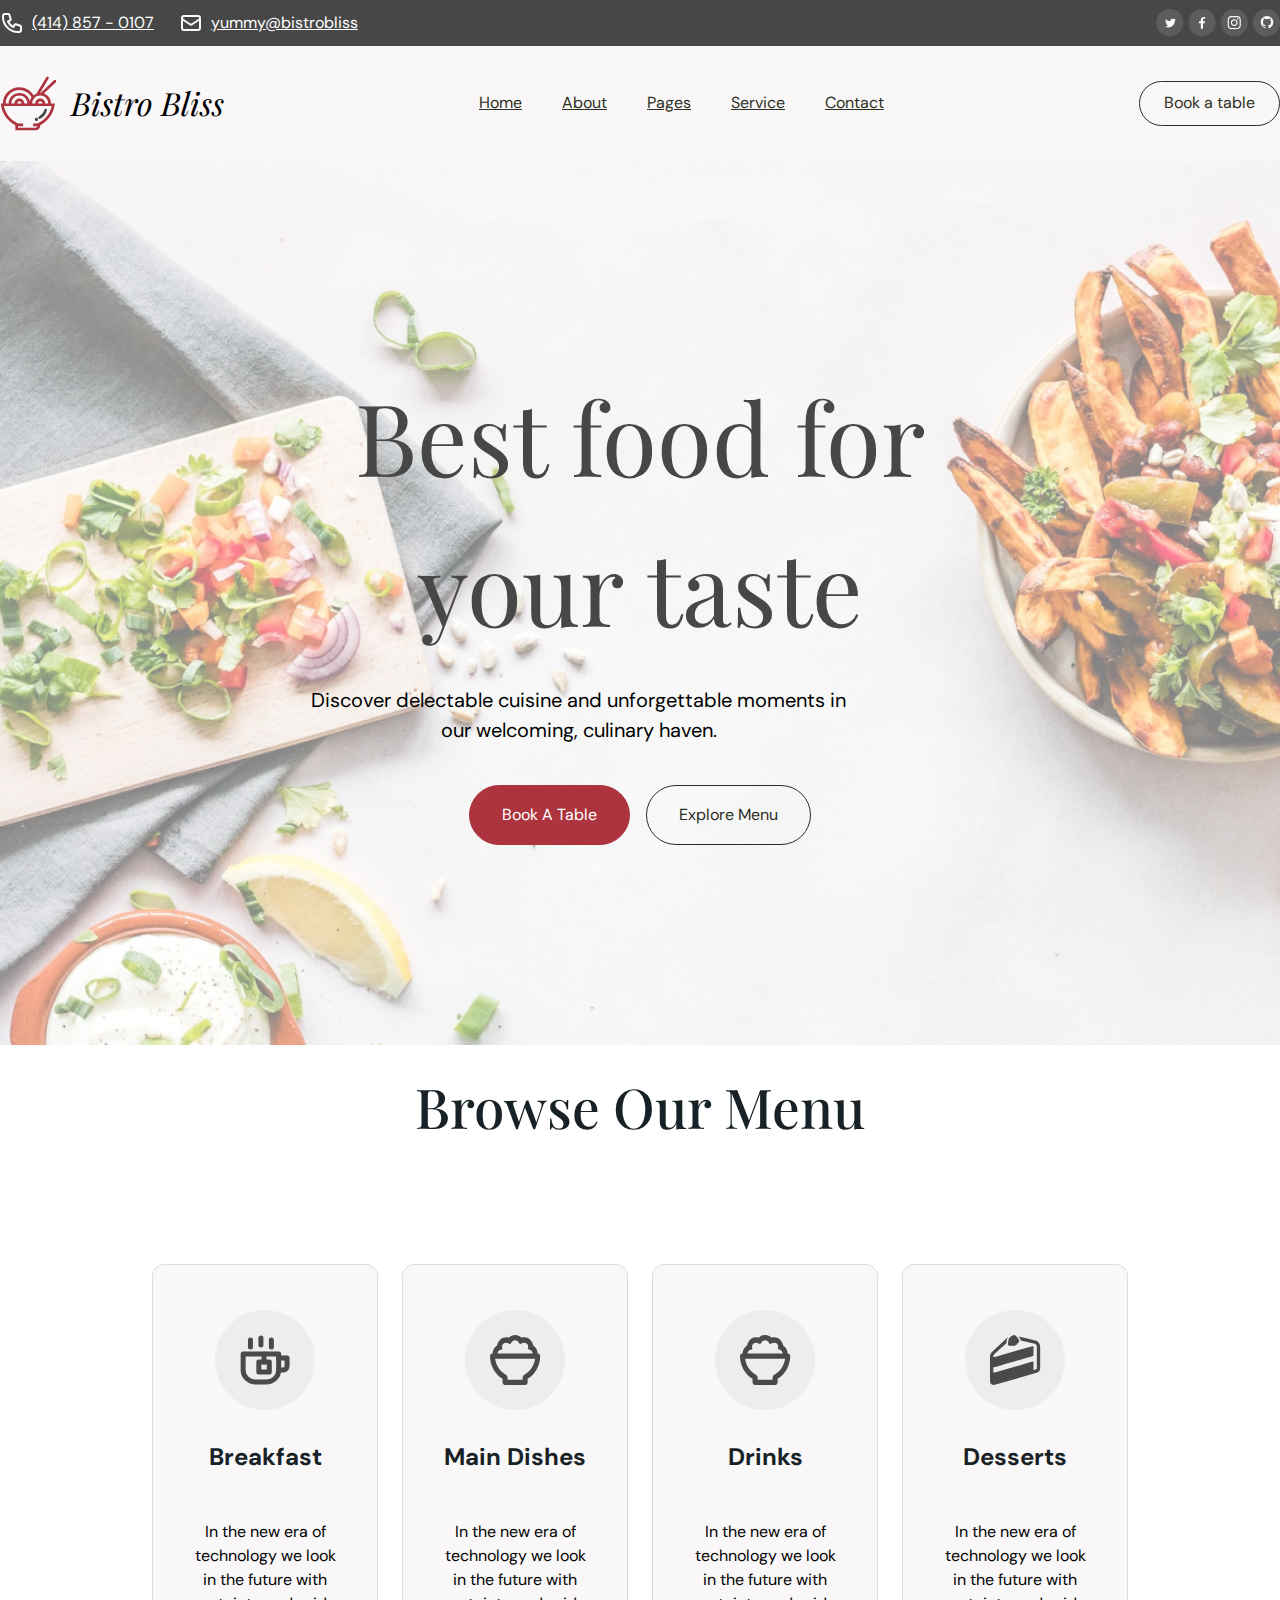
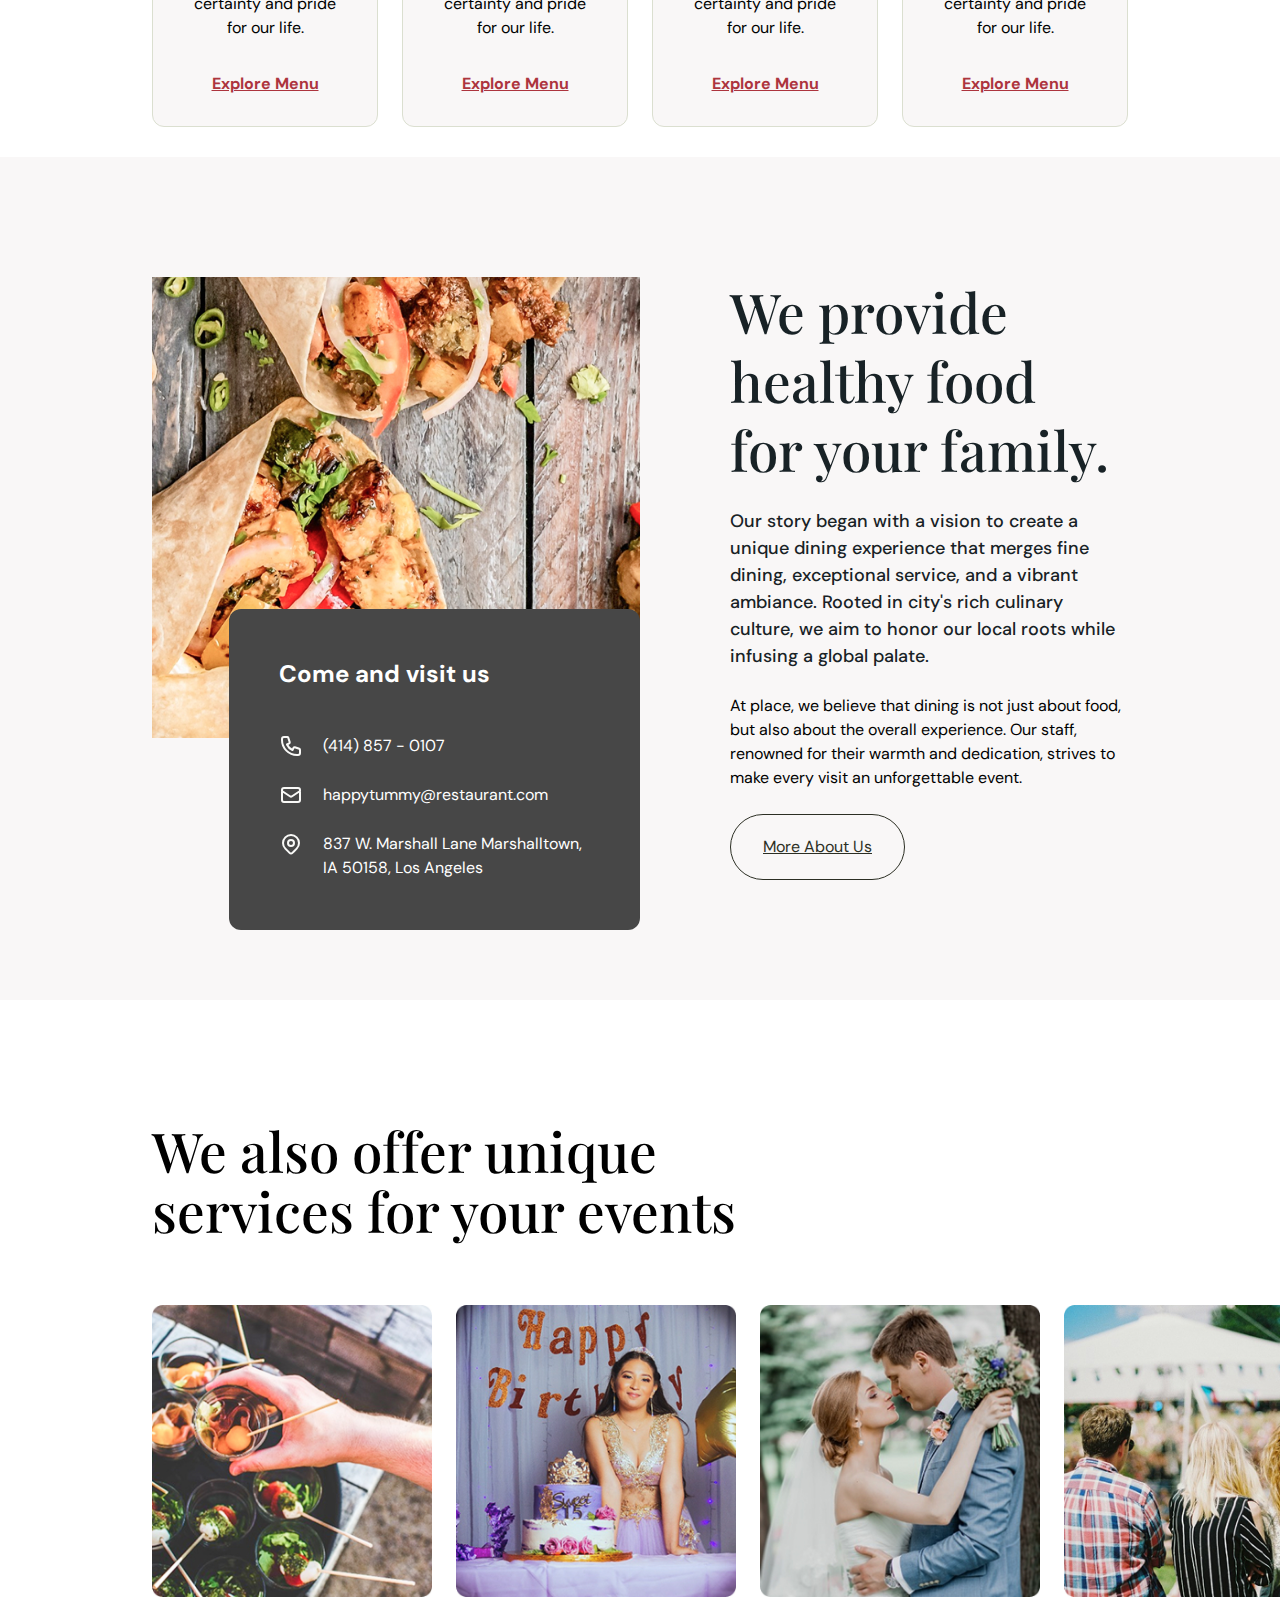
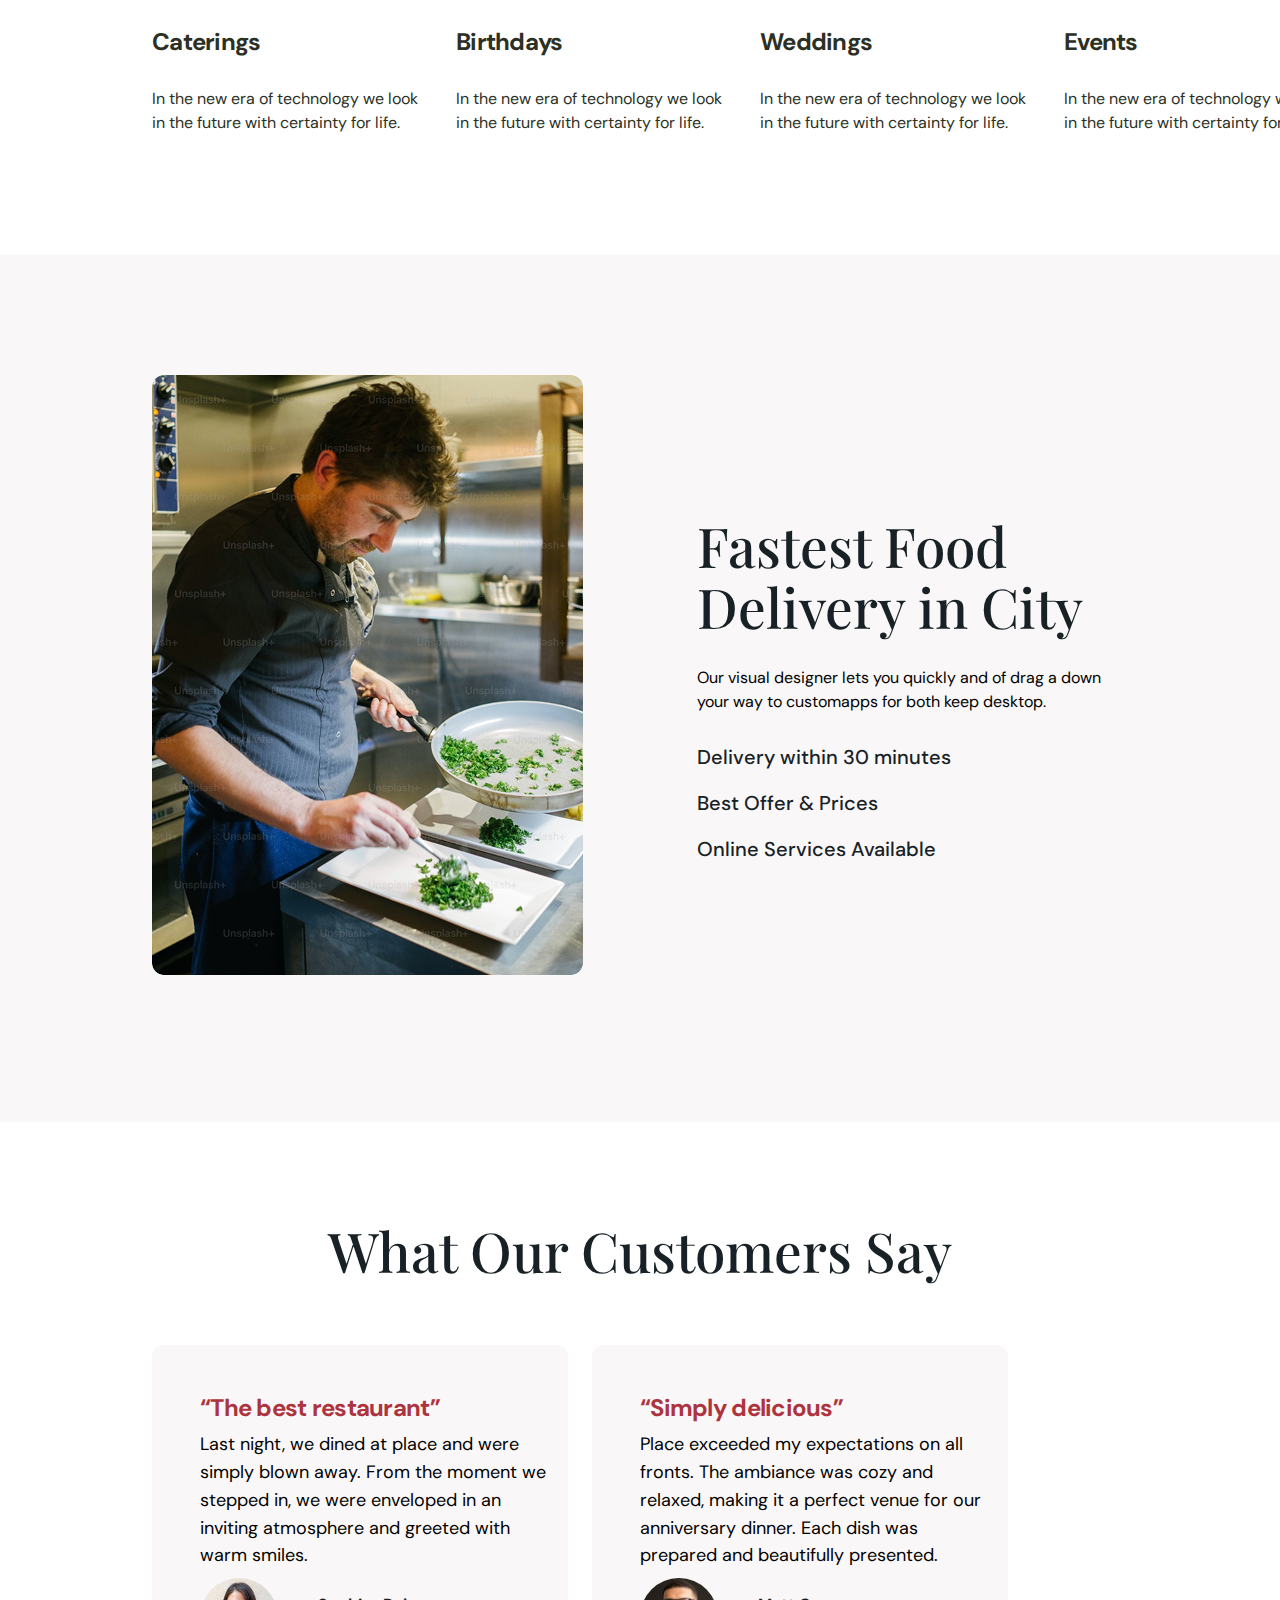
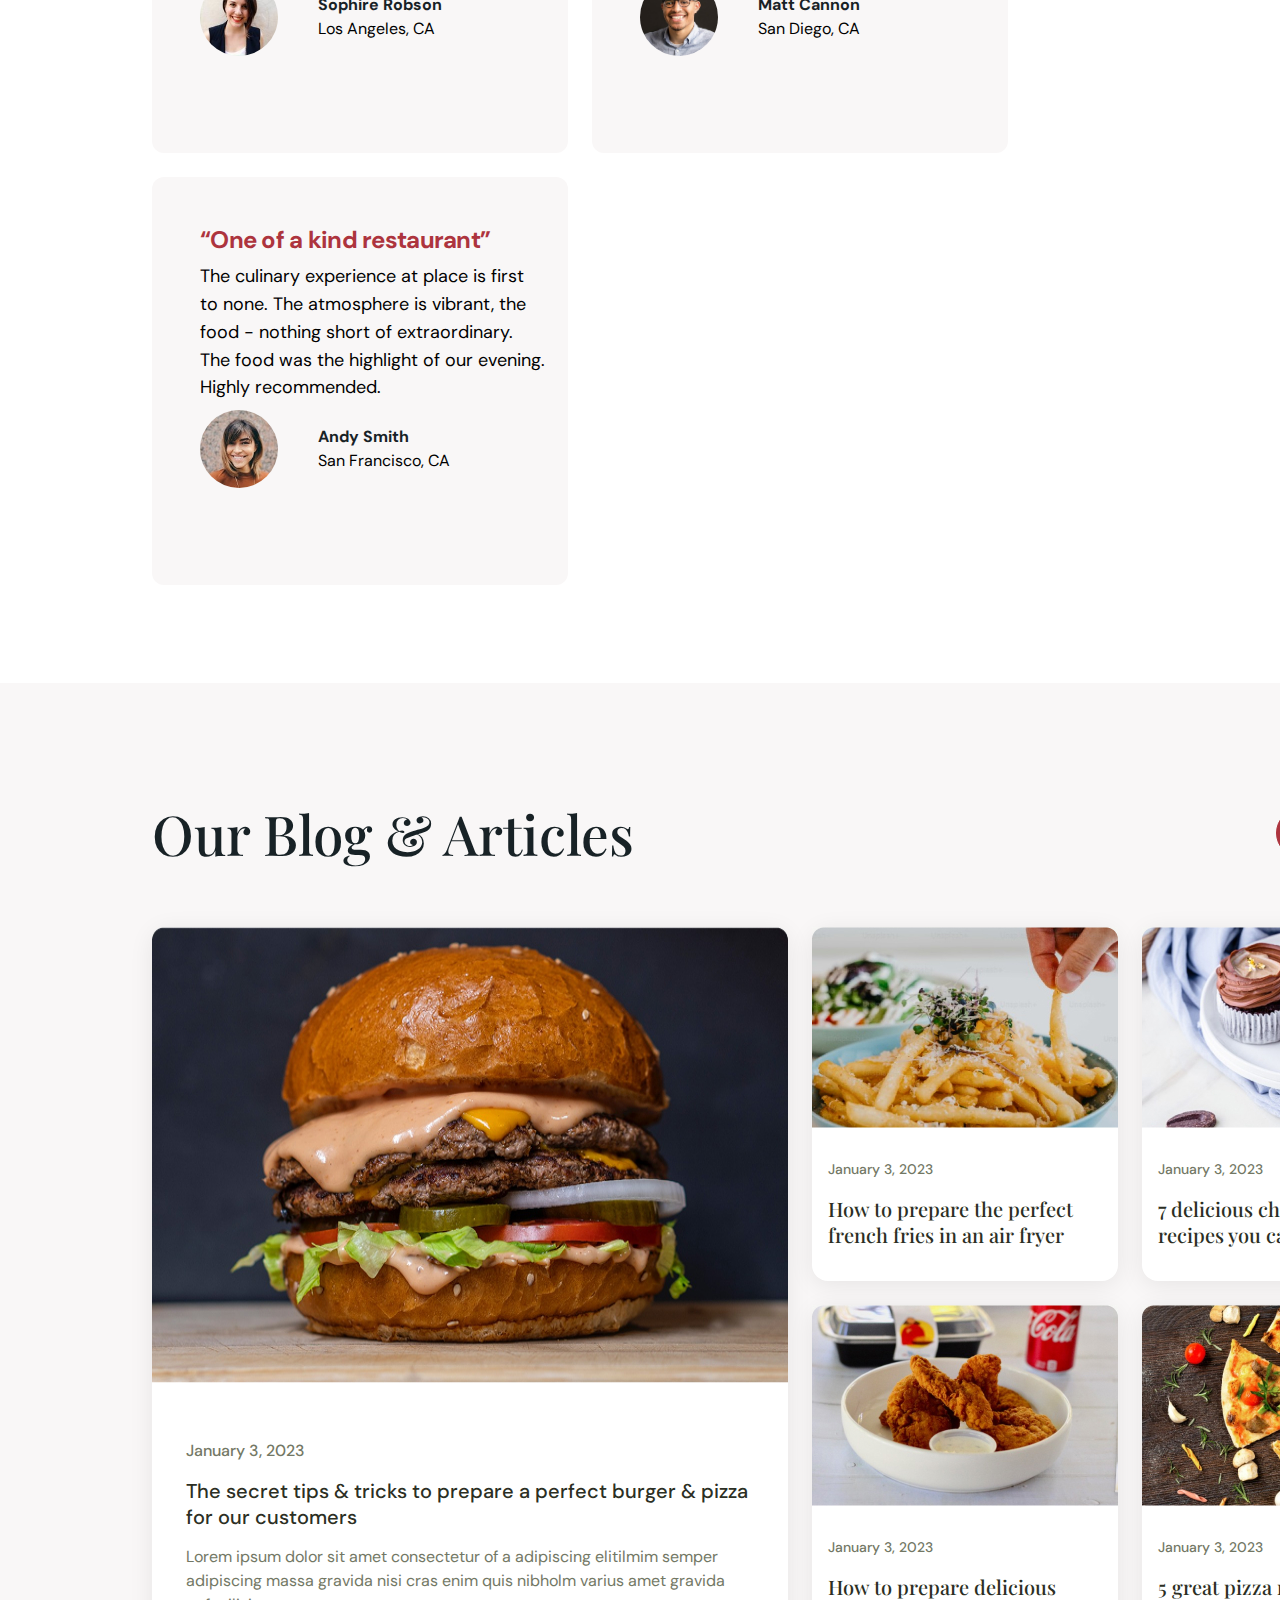
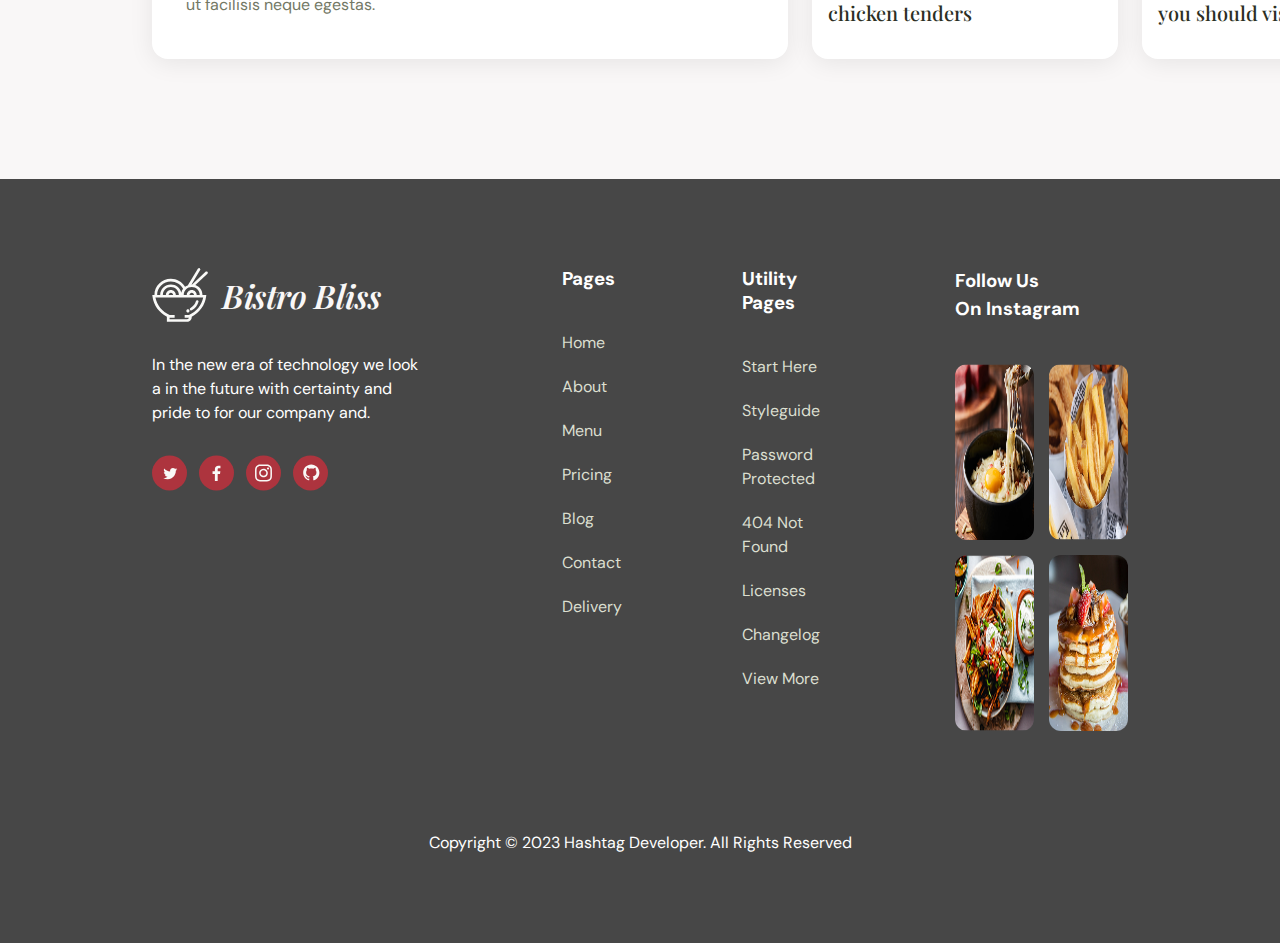
<file: index.html>
<!DOCTYPE html>
<html lang="es">
  <head>
    <!-- Codificación -->
    <meta charset="UTF-8" />
    <meta name="viewport" content="width=device-width, initial-scale=1.0" />
    <meta name="Alejandro García" content="Desarrollador"></meta>
    <meta name="keywords" content="HTML, CSS, WebPage, Bistro Bliss"></meta>
    <meta name="description" content="WebPage de aprendizaje de HTML y CSS"></meta>
    <meta name="generator" content="Visual Studio Code"></meta>
    <title>Bistro Bliss</title>
    <!-- Importamos la hoja de estilos y favicon -->
    <link rel="stylesheet" href="./css/style.css">
    <link rel="shortcut icon" href="./img/japanese-food.ico" type="image/x-icon">
    <!-- Fuentes -->
    <link rel="preconnect" href="https://fonts.googleapis.com">
    <link rel="preconnect" href="https://fonts.gstatic.com" crossorigin>
    <link href="https://fonts.googleapis.com/css2?family=DM+Sans:ital,opsz,wght@0,9..40,100..1000;1,9..40,100..1000&family=Playfair+Display:ital,wght@0,400..900;1,400..900&display=swap" rel="stylesheet">
  </head>
  <body>
    
    <header class="header">
      <!-- Práctica para estilización de textos en responsive
      <style>
        h1 {
          font-size: clamp(0.875rem, -1.3125rem + 7vw, 2.625rem);
        }
      </style>-->
      <div class="bg-dark-grey">
        <nav class="top-bar container">
          <div class="top-bar-contact">
            <a href="tel:4148570107"><img src="img/phone.svg" alt="Icono del telefono" type="image/svg+xml"/>(414) 857 - 0107</a>
            <a href="mailto:yummy@bistrobliss"><img src="img/mail.svg" alt="Icono del email" type="image/svg+xml"/>yummy@bistrobliss</a>
          </div>
          <nav class="top-bar-social">
            <ul class="top-bar-social-menu">
              <li>
                <a href="https://twitter.com/">
                  <img src="img/twitter.svg" alt="">
                </a>
              </li>
              <li>
                <a href="https://www.facebook.com/">
                  <img src="img/facebook.svg" alt="">
                </a>
              </li>
              <li>
                <a href="https://www.instagram.com/">
                  <img src="img/instagram.svg" alt="">
                </a>
              </li>
              <li>
                <a href="https://github.com">
                  <img src="img/github.svg" alt="">
                </a>
              </li>
            </ul>
          </nav>
        </nav>
      </div>
      <div class="main-menu container">
        <div class="logo">
          <img
            src="img/japanese-food.svg"
            alt="Logo del restaurante Bistro Bliss"
            class="logo"
          />
          <h1>Bistro Bliss</h1>
        </div>
        <nav class="menu">
          <ul class="menu-list">
            <li>
              <a href="#">Home</a>
            </li>
            <li>
              <a href="#">About</a>
            </li>
            <li>
              <a href="#">Pages</a>
            </li>
            <li>
              <a href="#">Service</a>
            </li>
            <li>
              <a href="#">Contact</a>
            </li>
          </ul>
        </nav>
        <button class="button">Book a table</button>
      </div>
    </header>

    <main class="main">
      <section class="hero-banner container">
        <div class="hero-banner-content">
          <h2 class="hero-banner-title">Best food for your taste</h2>
          <p class="hero-banner-description">
            Discover delectable cuisine and unforgettable moments in our
            welcoming, culinary haven.
          </p>
          <div class="hero-banner-buttons">
            <button class="button button-xl button-red">Book A Table</button>
            <button class="button button-xl">Explore Menu</button>
          </div>
        </div>
      </section>
      <div class="bg-white">
        <section class="our-menu container">
          <h2 class="our-menu-title">Browse Our Menu</h2>
          <div class="our-menu-cards">
            <article class="our-menu-card">
              <div class="our-menu-card-img-content">
                <img
                  class="our-menu-card-img"
                  src="img/Breakfast.svg"
                  alt="Icono del desayuno"
                  type="image/svg+xml"
                />
              </div>
              <h3 class="our-menu-card-title">Breakfast</h3>
              <p class="our-menu-card-desc">
                In the new era of technology we look in the future with certainty
                and pride for our life.
              </p>
              <a href="#" class="our-menu-card-link">Explore Menu</a>
            </article>
            <article class="our-menu-card">
              <div class="our-menu-card-img-content">
                <img
                  class="our-menu-card-img"
                  src="img/main-dishes.svg"
                  alt="Icono de platos principales"
                  type="image/svg+xml"
                />
              </div>
              <h3 class="our-menu-card-title">Main Dishes</h3>
              <p class="our-menu-card-desc">
                In the new era of technology we look in the future with certainty
                and pride for our life.
              </p>
              <a href="#" class="our-menu-card-link">Explore Menu</a>
            </article>
            <article class="our-menu-card">
              <div class="our-menu-card-img-content">
                <img
                  class="our-menu-card-img"
                  src="img/drinks.svg"
                  alt="Icono de bebidas"
                  type="image/svg+xml"
                />
              </div>
              <h3 class="our-menu-card-title">Drinks</h3>
              <p class="our-menu-card-desc">
                In the new era of technology we look in the future with certainty
                and pride for our life.
              </p>
              <a href="#" class="our-menu-card-link">Explore Menu</a>
            </article>
            <article class="our-menu-card">
              <div class="our-menu-card-img-content">
                <img
                  class="our-menu-card-img"
                  src="img/desserts.svg"
                  alt="Icono de postres"
                  type="image/svg+xml"
                />
              </div>
              <h3 class="our-menu-card-title">Desserts</h3>
              <p class="our-menu-card-desc">
                In the new era of technology we look in the future with certainty
                and pride for our life.
              </p>
              <a href="#" class="our-menu-card-link">Explore Menu</a>
            </article>
          </div>
        </section>
      </div>
      <section class="about-us container">
        <div class="about-us-info">
          <img
            class="about-us-img"
            src="img/image-about-us-info.jpg"
            alt="Imagen de la información acerca de nosotros"
            type="image/jpeg"
          />
          <article class="about-us-info-box">
            <p class="about-us-info-box-title">Come and visit us</p>
            <p class="about-us-info-box-phone">(414) 857 - 0107</p>
            <p class="about-us-info-box-mail">happytummy@restaurant.com</p>
            <p class="about-us-info-box-address">837 W. Marshall Lane Marshalltown, IA 50158, Los Angeles</p>
          </article>
        </div>
        <div class="about-us-text">
          <h2 class="about-us-title">
            We provide healthy food for your family.
          </h2>
          <p class="about-us-desc-main">
            Our story began with a vision to create a unique dining experience
            that merges fine dining, exceptional service, and a vibrant
            ambiance. Rooted in city's rich culinary culture, we aim to honor
            our local roots while infusing a global palate.
          </p>
          <p class="about-us-desc">
            At place, we believe that dining is not just about food, but also
            about the overall experience. Our staff, renowned for their warmth
            and dedication, strives to make every visit an unforgettable event.
          </p>
          <a class="button button-xl about-us-link" href="">More About Us</a>
        </div>
      </section>
      <div class="bg-white">
        <section class="services container">
          <h2 class="services-title">
            We also offer unique services for your events
          </h2>
          <div class="services-cards">
            <article class="services-card">
              <img
                class="services-card-img"
                src="img/caterings.jpg"
                alt="Imagen de la card de catering"
                type="image/jpeg"
              />
              <h3 class="services-card-title">Caterings</h3>
              <p class="services-card-desc">
                In the new era of technology we look in the future with certainty
                for life.
              </p>
            </article>
            <article class="services-card">
              <img
                class="services-card-img"
                src="img/birthdays.jpg"
                alt="Imagen de la card de cumpleaños"
                type="image/jpeg"
              />
              <h3 class="services-card-title">Birthdays</h3>
              <p class="services-card-desc">
                In the new era of technology we look in the future with certainty
                for life.
              </p>
            </article>
            <article class="services-card">
              <img
                class="services-card-img"
                src="img/weddings.jpg"
                alt="Imagen de la card de bodas"
                type="image/jpeg"
              />
              <h3 class="services-card-title">Weddings</h3>
              <p class="services-card-desc">
                In the new era of technology we look in the future with certainty
                for life.
              </p>
            </article>
            <article class="services-card">
              <img
                class="services-card-img"
                src="img/events.jpg"
                alt="Imagen de la card de eventos"
                type="image/jpeg"
              />
              <h3 class="services-card-title">Events</h3>
              <p class="services-card-desc">
                In the new era of technology we look in the future with certainty
                for life.
              </p>
            </article>
          </div>
        </section>
      </div>
      <section class="food-delivery container">
        <div class="food-delivery-images">
          <img
              class="food-delivery-image-one"
              src="img/delivery-one.jpg"
              alt="Imagen de un chef cocinando unos platos"
              type="image/jpeg"
            />
          <div class="food-delivery-secondary-images">
            <img
              class="food-delivery-image-two"
              src="img/delivery-two.jpg"
              alt="Imagen de una sarten con una comida cocinada dentro"
              type="image/jpeg"
            />
            <img
              class="food-delivery-image-three"
              src="img/delivery-three.jpg"
              alt="Imagen de varias brochetas de carne cocinadas"
              type="image/jpeg"
            />
          </div>
          </div>
        </div>
        <div class="food-delivery-text">
          <h2 class="food-delivery-title">Fastest Food Delivery in City</h2>
          <p class="food-delivery-desc">
            Our visual designer lets you quickly and of drag a down your way to
            customapps for both keep desktop.
          </p>
          <!-- Siguientes tres parrafos llevan icono delante [clock, receipt-tax y shopping cart] -->
          <ul class="food-delivery-list">
            <li class="food-delivery-list-li li-one">Delivery within 30 minutes</li>
            <li class="food-delivery-list-li li-two">Best Offer & Prices</li>
            <li class="food-delivery-list-li li-three">Online Services Available</li>
          </ul>
        </div>
      </section>
      <div class="bg-white">
        <section class="opinions container">
          <h2 class="opinions-title">What Our Customers Say</h2>
          <div class="opinions-cards">
            <article class="opinions-card">
              <h3 class="opinions-card-title">“The best restaurant”</h3>
              <p class="opinions-card-desc">
                Last night, we dined at place and were simply blown away. From the
                moment we stepped in, we were enveloped in an inviting atmosphere
                and greeted with warm smiles.
              </p>
              <div class="opinions-card-author">
                <img class="opinions-card-author-img"
                  src="img/sophire-robson.jpg"
                  alt="Imagen de perfil de Sophire Robson"
                  type="image/jpeg"
                />
                <div class="opinions-card-author-text">
                  <p class="opinions-card-author-name">
                    Sophire Robson
                  </p>
                  <p class="opinions-card-author-city">Los Angeles, CA</p>
                </div>
              </div>
            </article>
            <article class="opinions-card">
              <h3 class="opinions-card-title">“Simply delicious”</h3>
              <p class="opinions-card-desc">
                Place exceeded my expectations on all fronts. The ambiance was
                cozy and relaxed, making it a perfect venue for our anniversary
                dinner. Each dish was prepared and beautifully presented.
              </p>
              <div class="opinions-card-author">
                <img class="opinions-card-author-img"
                  src="img/matt-cannon.jpg"
                  alt="Imagen de perfil de Matt Cannon"
                  type="image/jpeg"
                />
                <div class="opinions-card-author-text">
                  <p class="opinions-card-author-name">Matt Cannon</p>
                  <p class="opinions-card-author-city">San Diego, CA</p>
                </div>
              </div>
            </article>
            <article class="opinions-card">
              <h3 class="opinions-card-title">“One of a kind restaurant”</h3>
              <p class="opinions-card-desc">
                The culinary experience at place is first to none. The atmosphere
                is vibrant, the food - nothing short of extraordinary. The food
                was the highlight of our evening. Highly recommended.
              </p>
              <div class="opinions-card-author">
                <img class="opinions-card-author-img"
                  src="img/andy-smith.jpg"
                  alt="Imagen de perfil de Andy Smith"
                  type="image/jpeg"
                />
                <div class="opinions-card-author-text">
                  <p class="opinions-card-author-name">Andy Smith</p>
                  <p class="opinions-card-author-city">San Francisco, CA</p>
                </div>
              </div>
            </article>
          </div>
        </section>
      </div>
      <section class="blog container">
        <div class="blog-header">
          <h2 class="blog-header-title">Our Blog & Articles</h2>
          <!-- blog-header-button: Link to second page -->
          <a href="blog-details.html" class="blog-header-button button button-red"
            >Read All Articles</a
          >
        </div>
        <div class="blog-articles">
          <article class="blog-article article-principal">
            <img class="blog-article-img"
              src="img/burguer.jpg"
              alt="Imagen de una hamburguesa"
              type="image/jpeg"
            />
            <div class="data-article-principal">
              <time class="blog-article-date">January 3, 2023</time>
              <h3 class="blog-article-title">
                The secret tips & tricks to prepare a perfect burger & pizza for
                our customers
              </h3>
              <p class="blog-article-desc">
                Lorem ipsum dolor sit amet consectetur of a adipiscing elitilmim
                semper adipiscing massa gravida nisi cras enim quis nibholm varius
                amet gravida ut facilisis neque egestas.
              </p>
            </div>
          </article>
          <article class="blog-article">
            <img class="blog-article-img"
              src="img/potatoes.jpg"
              alt="Imagen de las papas"
              type="image/jpeg"
            />
            <div class="data-article-secondary">
              <time class="blog-article-date">January 3, 2023</time>
              <h3 class="blog-article-title">
                How to prepare the perfect french fries in an air fryer
              </h3>
            </div>
          </article>
          <article class="blog-article">
            <img class="blog-article-img"
              src="img/cupcakes.jpg"
              alt="Imagen de los cupcakes"
              type="image/jpeg"
            />
            <div class="data-article-secondary">
              <time class="blog-article-date">January 3, 2023</time>
              <h3 class="blog-article-title">
                7 delicious cheesecake recipes you can prepare
              </h3>
            </div>
          </article>
          <article class="blog-article">
            <img class="blog-article-img"
              src="img/chicken-fingers.jpg"
              alt="Imagen de los chicken fingers"
              type="image/jpeg"
            />
            <div class="data-article-secondary">
              <time class="blog-article-date">January 3, 2023</time>
              <h3 class="blog-article-title">
                How to prepare delicious chicken tenders
              </h3>
            </div>
          </article>
          <article class="blog-article">
            <img class="blog-article-img"
              src="img/pizza.jpg"
              alt="Imagen de la pizza"
              type="image/jpeg"
            />
            <div class="data-article-secondary">
              <time class="blog-article-date">January 3, 2023</time>
              <h3 class="blog-article-title">
                5 great pizza restaurants you should visit this city
              </h3>
            </div>
          </article>
        </div>
      </section>
    </main>

    <footer>
      <div class="bg-dark-grey">
        <div class="footer container">
          <div class="footer-info">
            <div class="footer-info-company">
              <div class="logo">
                <svg xmlns="http://www.w3.org/2000/svg" width="56" height="56" viewBox="0 0 56 56" fill="none">
                  <path d="M47.6695 1.30371C47.3609 1.12568 46.9931 1.07495 46.6466 1.16262C46.3 1.25029 46.0029 1.46922 45.8203 1.77151L36.1489 17.8629C36.0993 17.9464 36.0593 18.035 36.0295 18.1271C34.9474 18.5211 33.9374 19.0846 33.0387 19.7958C30.1083 14.9062 24.7391 11.8274 18.8732 11.8274C9.82213 11.8274 2.45967 19.0482 2.43444 27.9316H0.300903L0.491673 29.4238C1.60183 38.0969 7.04798 45.6724 14.8787 49.6614V54.7825H35.0843C37.6455 54.7825 39.7292 52.7342 39.7292 50.2181V49.662C47.5624 45.6712 53.0061 38.0957 54.1187 29.4238L54.3095 27.9304H50.4566C50.4387 23.3962 47.4781 19.5413 43.36 18.086L55.4264 6.68162C55.9631 6.17453 55.9803 5.33442 55.4621 4.80739C55.3394 4.68191 55.1926 4.58142 55.0303 4.51166C54.868 4.44189 54.6932 4.40422 54.5161 4.4008C54.3389 4.39738 54.1628 4.42827 53.9978 4.4917C53.8328 4.55514 53.6821 4.64988 53.5544 4.77052L40.1132 17.4761C39.9926 17.4713 39.8726 17.458 39.7501 17.458C39.6726 17.458 39.5981 17.4689 39.5218 17.4701L48.1458 3.11992C48.236 2.96995 48.2952 2.80401 48.3201 2.63157C48.3449 2.45913 48.3349 2.28357 48.2907 2.11491C48.2465 1.94626 48.1689 1.78781 48.0623 1.64863C47.9557 1.50944 47.8222 1.39223 47.6695 1.30371ZM18.8726 14.4801C24.04 14.4801 28.7501 17.3371 31.0929 21.8133C30.2388 22.967 29.6332 24.2797 29.3132 25.6711C28.2394 20.9762 23.9698 17.4568 18.8726 17.4568C12.9852 17.4568 8.19567 22.1517 8.17044 27.931H5.13537C5.15998 20.5108 11.3114 14.4801 18.8726 14.4801ZM18.8726 23.0934C16.1464 23.0934 13.928 25.2601 13.9027 27.931H10.872C10.8972 23.6144 14.4744 20.1101 18.8726 20.1101C23.272 20.1101 26.8529 23.6144 26.8757 27.931H23.8412C23.8172 25.2601 21.5987 23.0934 18.8726 23.0934ZM21.1384 27.9316H16.6067C16.6188 27.3485 16.8628 26.7933 17.2866 26.3848C17.7103 25.9763 18.2801 25.7471 18.8738 25.7461C19.4673 25.7472 20.0367 25.9766 20.46 26.3852C20.8833 26.7937 21.1269 27.3488 21.1384 27.9316ZM51.1975 30.5843C49.6966 38.2927 44.3741 44.8643 36.9975 48.012H32.6744V50.6653H36.9686C36.8675 51.0816 36.6267 51.4524 36.2851 51.718C35.9434 51.9837 35.5207 52.1287 35.0849 52.1298H17.5803V50.6653H22.6443V48.012H17.6129C10.2363 44.8661 4.91321 38.2927 3.41106 30.5843H51.1975ZM37.4849 27.9316C37.4968 27.3488 37.7405 26.7938 38.1639 26.3853C38.5873 25.9768 39.1567 25.7474 39.7501 25.7461C40.3441 25.7466 40.9143 25.9757 41.3383 26.3842C41.7624 26.7928 42.0065 27.3483 42.0184 27.9316H37.4849ZM39.7501 20.1107C44.1514 20.1107 47.7335 23.615 47.7569 27.9316H44.7206C44.696 25.2607 42.4769 23.094 39.7501 23.094C37.024 23.094 34.8074 25.2607 34.7827 27.9316H31.7495C31.7741 23.615 35.3514 20.1107 39.7501 20.1107Z" fill="#F9F9F7"/>
                  <path d="M39.1742 43.4137C39.3902 43.4137 39.6086 43.3635 39.8098 43.2565C41.4592 42.3894 42.9066 41.1944 44.0599 39.7477C45.2131 38.301 46.047 36.6342 46.5083 34.8536C46.5525 34.6846 46.5623 34.5086 46.5371 34.3358C46.5119 34.163 46.4522 33.9968 46.3615 33.8468C46.2708 33.6967 46.1507 33.5657 46.0083 33.4612C45.8659 33.3568 45.704 33.281 45.5317 33.2382C45.3594 33.1954 45.1802 33.1865 45.0043 33.2118C44.8285 33.2372 44.6595 33.2964 44.507 33.3861C44.3546 33.4757 44.2216 33.5941 44.1158 33.7343C44.01 33.8745 43.9334 34.0339 43.8905 34.2033C43.5222 35.6264 42.8561 36.9586 41.9346 38.1149C41.0131 39.2712 39.8565 40.2263 38.5385 40.9193C38.2727 41.0583 38.0618 41.2805 37.9396 41.5508C37.8173 41.821 37.7906 42.1237 37.8637 42.4105C37.9368 42.6974 38.1055 42.952 38.343 43.1338C38.5805 43.3156 38.8731 43.4141 39.1742 43.4137Z" fill="#F9F9F7"/>
                  <path d="M35.9059 45.5061C36.7902 45.5061 37.5071 44.802 37.5071 43.9335C37.5071 43.0649 36.7902 42.3608 35.9059 42.3608C35.0215 42.3608 34.3046 43.0649 34.3046 43.9335C34.3046 44.802 35.0215 45.5061 35.9059 45.5061Z" fill="#F9F9F7"/>
                  </svg>
                <h1>Bistro Bliss</h1>            
              </div>
              <p class="footer-info-company-desc">In the new era of technology we look a in the future with certainty and pride to for our company and.</p>
              <nav class="footer-social">
                <ul class="footer-social-menu">
                  <li>
                    <a href="https://twitter.com/">
                      <svg xmlns="http://www.w3.org/2000/svg" width="35" height="36" viewBox="0 0 35 36" fill="none">
                        <circle cx="17.5" cy="18" r="17.5" fill="#AD343E"/>
                        <path d="M25.2487 14.2333C24.7249 14.4661 24.172 14.6116 23.59 14.6989C24.172 14.3497 24.6376 13.7968 24.8413 13.1275C24.2884 13.4476 23.6773 13.6804 23.0081 13.8259C22.4843 13.273 21.7277 12.9238 20.9129 12.9238C19.3416 12.9238 18.0613 14.2042 18.0613 15.7755C18.0613 16.0083 18.0904 16.212 18.1486 16.4157C15.7916 16.2993 13.6673 15.1644 12.2415 13.4185C12.0087 13.855 11.8632 14.3206 11.8632 14.8443C11.8632 15.8337 12.3579 16.7067 13.1436 17.2304C12.678 17.2013 12.2415 17.085 11.8341 16.8813V16.9104C11.8341 18.3071 12.8235 19.471 14.1329 19.7329C13.9001 19.7911 13.6383 19.8202 13.3764 19.8202C13.2018 19.8202 12.9981 19.7911 12.8235 19.762C13.2018 20.8969 14.2493 21.7408 15.5006 21.7408C14.5112 22.4973 13.2891 22.9629 11.9505 22.9629C11.7177 22.9629 11.4849 22.9629 11.2812 22.9338C12.5616 23.7486 14.0456 24.2141 15.6752 24.2141C20.942 24.2141 23.8228 19.8493 23.8228 16.0665C23.8228 15.9501 23.8228 15.8046 23.8228 15.6882C24.3757 15.3099 24.8704 14.8152 25.2487 14.2333Z" fill="#F9F9F7"/>
                      </svg>
                    </a>
                  </li>
                  <li>
                    <a href="https://www.facebook.com/">
                      <svg xmlns="http://www.w3.org/2000/svg" width="35" height="36" viewBox="0 0 35 36" fill="none">
                        <circle cx="17.5" cy="18" r="17.5" fill="#AD343E"/>
                        <path d="M15.883 25.8846V18.9427H13.5469V16.2373H15.883V14.2421C15.883 11.9268 17.2971 10.666 19.3626 10.666C20.352 10.666 21.2023 10.7397 21.4501 10.7726V13.1923L20.0176 13.1929C18.8943 13.1929 18.6768 13.7267 18.6768 14.51V16.2373H21.3558L21.007 18.9427H18.6768V25.8846H15.883Z" fill="#F9F9F7"/>
                      </svg>
                    </a>
                  </li>
                  <li>
                    <a href="https://www.instagram.com/">
                      <svg xmlns="http://www.w3.org/2000/svg" width="35" height="36" viewBox="0 0 35 36" fill="none">
                        <circle cx="17.5" cy="18" r="17.5" fill="#AD343E"/>
                        <path d="M17.499 11.0639C19.7599 11.0639 20.0276 11.0724 20.9208 11.1131C21.4578 11.1197 21.9897 11.2183 22.4933 11.4046C22.8586 11.5455 23.1903 11.7613 23.4671 12.0381C23.744 12.3149 23.9597 12.6466 24.1006 13.0119C24.287 13.5156 24.3856 14.0475 24.3921 14.5845C24.4325 15.4776 24.4413 15.7453 24.4413 18.0062C24.4413 20.2671 24.4329 20.5349 24.3921 21.428C24.3856 21.965 24.287 22.4969 24.1006 23.0006C23.9597 23.3658 23.744 23.6976 23.4671 23.9744C23.1903 24.2512 22.8586 24.467 22.4933 24.6078C21.9897 24.7942 21.4578 24.8928 20.9208 24.8994C20.028 24.9397 19.7603 24.9486 17.499 24.9486C15.2377 24.9486 14.97 24.9401 14.0772 24.8994C13.5402 24.8928 13.0083 24.7942 12.5046 24.6078C12.1394 24.467 11.8077 24.2512 11.5308 23.9744C11.254 23.6976 11.0382 23.3658 10.8974 23.0006C10.711 22.4969 10.6124 21.965 10.6058 21.428C10.5655 20.5349 10.5567 20.2671 10.5567 18.0062C10.5567 15.7453 10.5651 15.4776 10.6058 14.5845C10.6124 14.0475 10.711 13.5156 10.8974 13.0119C11.0382 12.6466 11.254 12.3149 11.5308 12.0381C11.8077 11.7613 12.1394 11.5455 12.5046 11.4046C13.0083 11.2183 13.5402 11.1197 14.0772 11.1131C14.9704 11.0728 15.2381 11.0639 17.499 11.0639ZM17.499 9.53809C15.2006 9.53809 14.9111 9.54776 14.0079 9.58889C13.3051 9.60287 12.6097 9.73594 11.9514 9.98244C11.3867 10.1952 10.8752 10.5286 10.4526 10.9595C10.0214 11.3822 9.6877 11.894 9.4748 12.4591C9.2283 13.1174 9.09523 13.8127 9.08125 14.5155C9.04093 15.4179 9.03125 15.7074 9.03125 18.0058C9.03125 20.3042 9.04093 20.5937 9.08206 21.497C9.09604 22.1998 9.22911 22.8951 9.4756 23.5534C9.68827 24.1184 10.0217 24.6302 10.4526 25.053C10.8754 25.4839 11.3872 25.8174 11.9522 26.03C12.6105 26.2765 13.3059 26.4096 14.0087 26.4236C14.9119 26.4639 15.2002 26.4744 17.4998 26.4744C19.7994 26.4744 20.0877 26.4647 20.9909 26.4236C21.6937 26.4096 22.3891 26.2765 23.0474 26.03C23.6097 25.8121 24.1204 25.4791 24.5467 25.0525C24.973 24.6259 25.3056 24.1151 25.5232 23.5526C25.7697 22.8943 25.9028 22.199 25.9167 21.4962C25.9571 20.5937 25.9667 20.3042 25.9667 18.0058C25.9667 15.7074 25.9571 15.4179 25.9159 14.5147C25.9019 13.8119 25.7689 13.1166 25.5224 12.4582C25.3097 11.8932 24.9763 11.3815 24.5454 10.9587C24.1225 10.5277 23.6108 10.1943 23.0458 9.98163C22.3875 9.73513 21.6921 9.60206 20.9893 9.58809C20.0869 9.54776 19.7974 9.53809 17.499 9.53809Z" fill="#F9F9F7"/>
                        <path d="M17.4968 13.6621C16.6368 13.6621 15.7961 13.9171 15.081 14.3949C14.3659 14.8728 13.8086 15.5519 13.4794 16.3464C13.1503 17.141 13.0642 18.0153 13.232 18.8588C13.3998 19.7023 13.8139 20.4771 14.4221 21.0853C15.0302 21.6934 15.805 22.1075 16.6485 22.2753C17.492 22.4431 18.3663 22.357 19.1609 22.0279C19.9554 21.6988 20.6346 21.1414 21.1124 20.4263C21.5902 19.7112 21.8452 18.8705 21.8452 18.0105C21.8452 16.8572 21.3871 15.7512 20.5716 14.9357C19.7561 14.1202 18.6501 13.6621 17.4968 13.6621ZM17.4968 20.8331C16.9386 20.8331 16.3929 20.6675 15.9287 20.3574C15.4645 20.0472 15.1027 19.6064 14.8891 19.0907C14.6755 18.5749 14.6196 18.0074 14.7285 17.4598C14.8374 16.9123 15.1062 16.4094 15.501 16.0146C15.8957 15.6199 16.3986 15.3511 16.9462 15.2422C17.4937 15.1332 18.0612 15.1891 18.577 15.4028C19.0927 15.6164 19.5336 15.9782 19.8437 16.4424C20.1539 16.9065 20.3194 17.4522 20.3194 18.0105C20.3194 18.7591 20.022 19.477 19.4927 20.0064C18.9634 20.5357 18.2454 20.8331 17.4968 20.8331Z" fill="#F9F9F7"/>
                        <path d="M22.0318 14.5039C22.5929 14.5039 23.0479 14.049 23.0479 13.4878C23.0479 12.9266 22.5929 12.4717 22.0318 12.4717C21.4706 12.4717 21.0156 12.9266 21.0156 13.4878C21.0156 14.049 21.4706 14.5039 22.0318 14.5039Z" fill="#F9F9F7"/>
                      </svg>
                    </a>
                  </li>
                  <li>
                    <a href="https://github.com">
                      <svg xmlns="http://www.w3.org/2000/svg" width="35" height="36" viewBox="0 0 35 36" fill="none">
                        <circle cx="17.5" cy="18" r="17.5" fill="#AD343E"/>
                        <path fill-rule="evenodd" clip-rule="evenodd" d="M18.2796 9.53809C13.7909 9.53809 10.1797 13.1493 10.1797 17.638C10.1797 21.2154 12.5084 24.2528 15.7146 25.3328C16.1196 25.4003 16.2546 25.1641 16.2546 24.9278C16.2546 24.7253 16.2546 24.2191 16.2546 23.5441C13.9934 24.0504 13.5209 22.4641 13.5209 22.4641C13.1496 21.5191 12.6096 21.2829 12.6096 21.2829C11.8672 20.7767 12.6771 20.7767 12.6771 20.7767C13.4871 20.8442 13.9259 21.6204 13.9259 21.6204C14.6346 22.8691 15.8158 22.4979 16.2883 22.2954C16.3558 21.7554 16.5583 21.4179 16.7946 21.2154C15.0059 21.0129 13.1159 20.3042 13.1159 17.1992C13.1159 16.3217 13.4196 15.5792 13.9596 15.0392C13.8921 14.8367 13.5884 14.0268 14.0271 12.8793C14.0271 12.8793 14.7021 12.6768 16.2546 13.723C16.8958 13.5543 17.6046 13.453 18.2796 13.453C18.9545 13.453 19.6633 13.5543 20.3045 13.723C21.857 12.6768 22.532 12.8793 22.532 12.8793C22.9707 13.993 22.7007 14.803 22.5995 15.0392C23.1057 15.613 23.4432 16.3217 23.4432 17.1992C23.4432 20.3042 21.5533 20.9791 19.7308 21.1816C20.0345 21.4179 20.2708 21.9241 20.2708 22.6666C20.2708 23.7466 20.2708 24.6241 20.2708 24.8941C20.2708 25.0966 20.4058 25.3666 20.8445 25.2991C24.0507 24.2528 26.3794 21.2154 26.3794 17.638C26.3794 13.1493 22.7682 9.53809 18.2796 9.53809Z" fill="#F9F9F7"/>
                      </svg>
                    </a>
                  </li>
                </ul>
              </nav>
            </div>
            <div class="footer-info-links">
              <div class="footer-info-pages">
                <h3 class="footer-info-pages-title">Pages</h3>
                <ul class="footer-info-pages-menu">
                  <li class="footer-info-pages-item">Home</li>
                  <li class="footer-info-pages-item">About</li>
                  <li class="footer-info-pages-item">Menu</li>
                  <li class="footer-info-pages-item">Pricing</li>
                  <li class="footer-info-pages-item">Blog</li>
                  <li class="footer-info-pages-item">Contact</li>
                  <li class="footer-info-pages-item">Delivery</li>
                </ul>
              </div>
              <div class="footer-info-utility">
                <h3 class="footer-info-utility-title">Utility Pages</h3>
                <ul class="footer-info-utility-menu">
                  <li class="footer-info-utility-menu-item">Start Here</li>
                  <li class="footer-info-utility-menu-item">Styleguide</li>
                  <li class="footer-info-utility-menu-item">Password Protected</li>
                  <li class="footer-info-utility-menu-item">404 Not Found</li>
                  <li class="footer-info-utility-menu-item">Licenses</li>
                  <li class="footer-info-utility-menu-item">Changelog</li>
                  <li class="footer-info-utility-menu-item">View More</li>
                </ul>
              </div>
            </div>
            <div class="footer-info-instagram">
              <h3 class="footer-info-instagram-title">Follow Us On Instagram</h3>
              <div class="footer-info-instagram-grid">
                <img class="footer-info-instagram-img" src="img/insta1.jpg" alt="Primera imagen de Instagram">
                <img class="footer-info-instagram-img" src="img/insta2.jpg" alt="Segunda imagen de Instagram">
                <img class="footer-info-instagram-img" src="img/insta3.jpg" alt="Tercera imagen de Instagram">
                <img class="footer-info-instagram-img" src="img/insta4.jpg" alt="Cuarta imagen de Instagram">
              </div>
            </div>
          </div>
          <p class="footer-copyright">Copyright © 2023 Hashtag Developer. All Rights Reserved</p>
        </div>
      </div>
    </footer>
  </body>
</html>
</file>
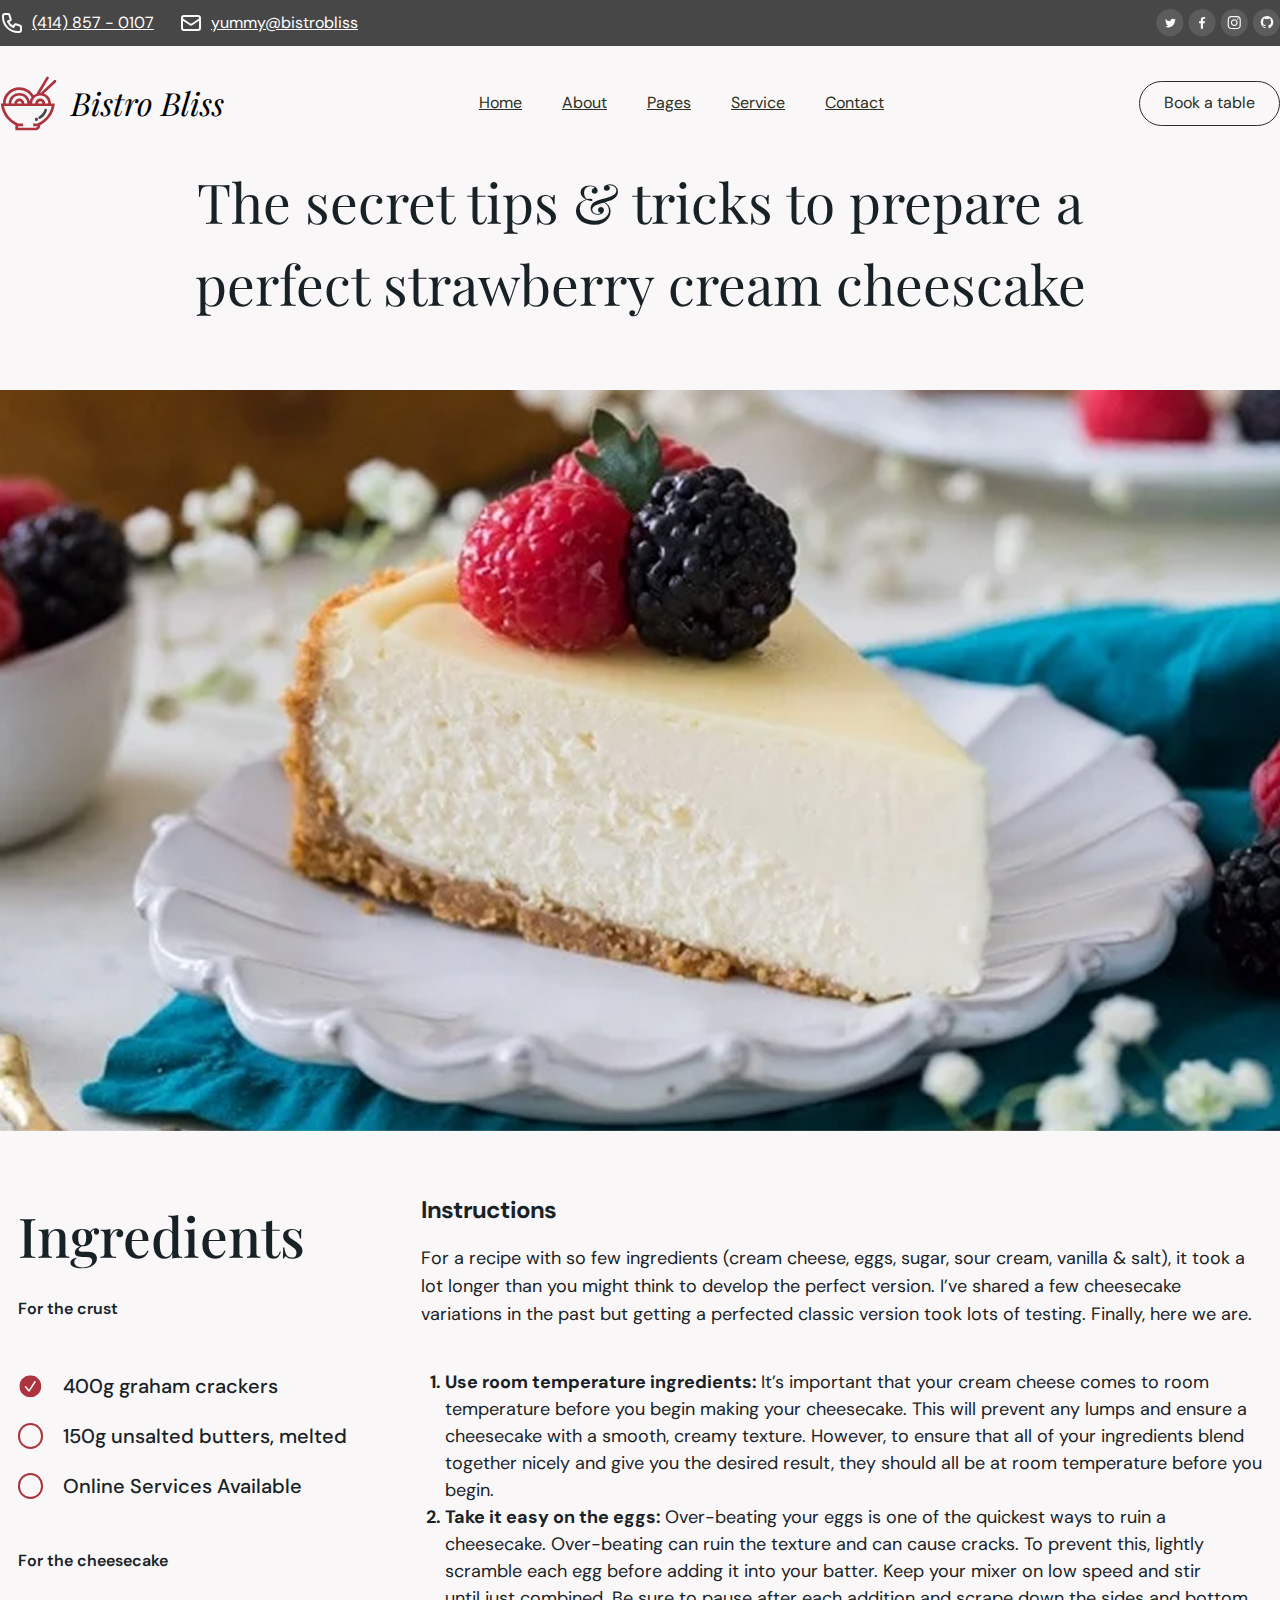
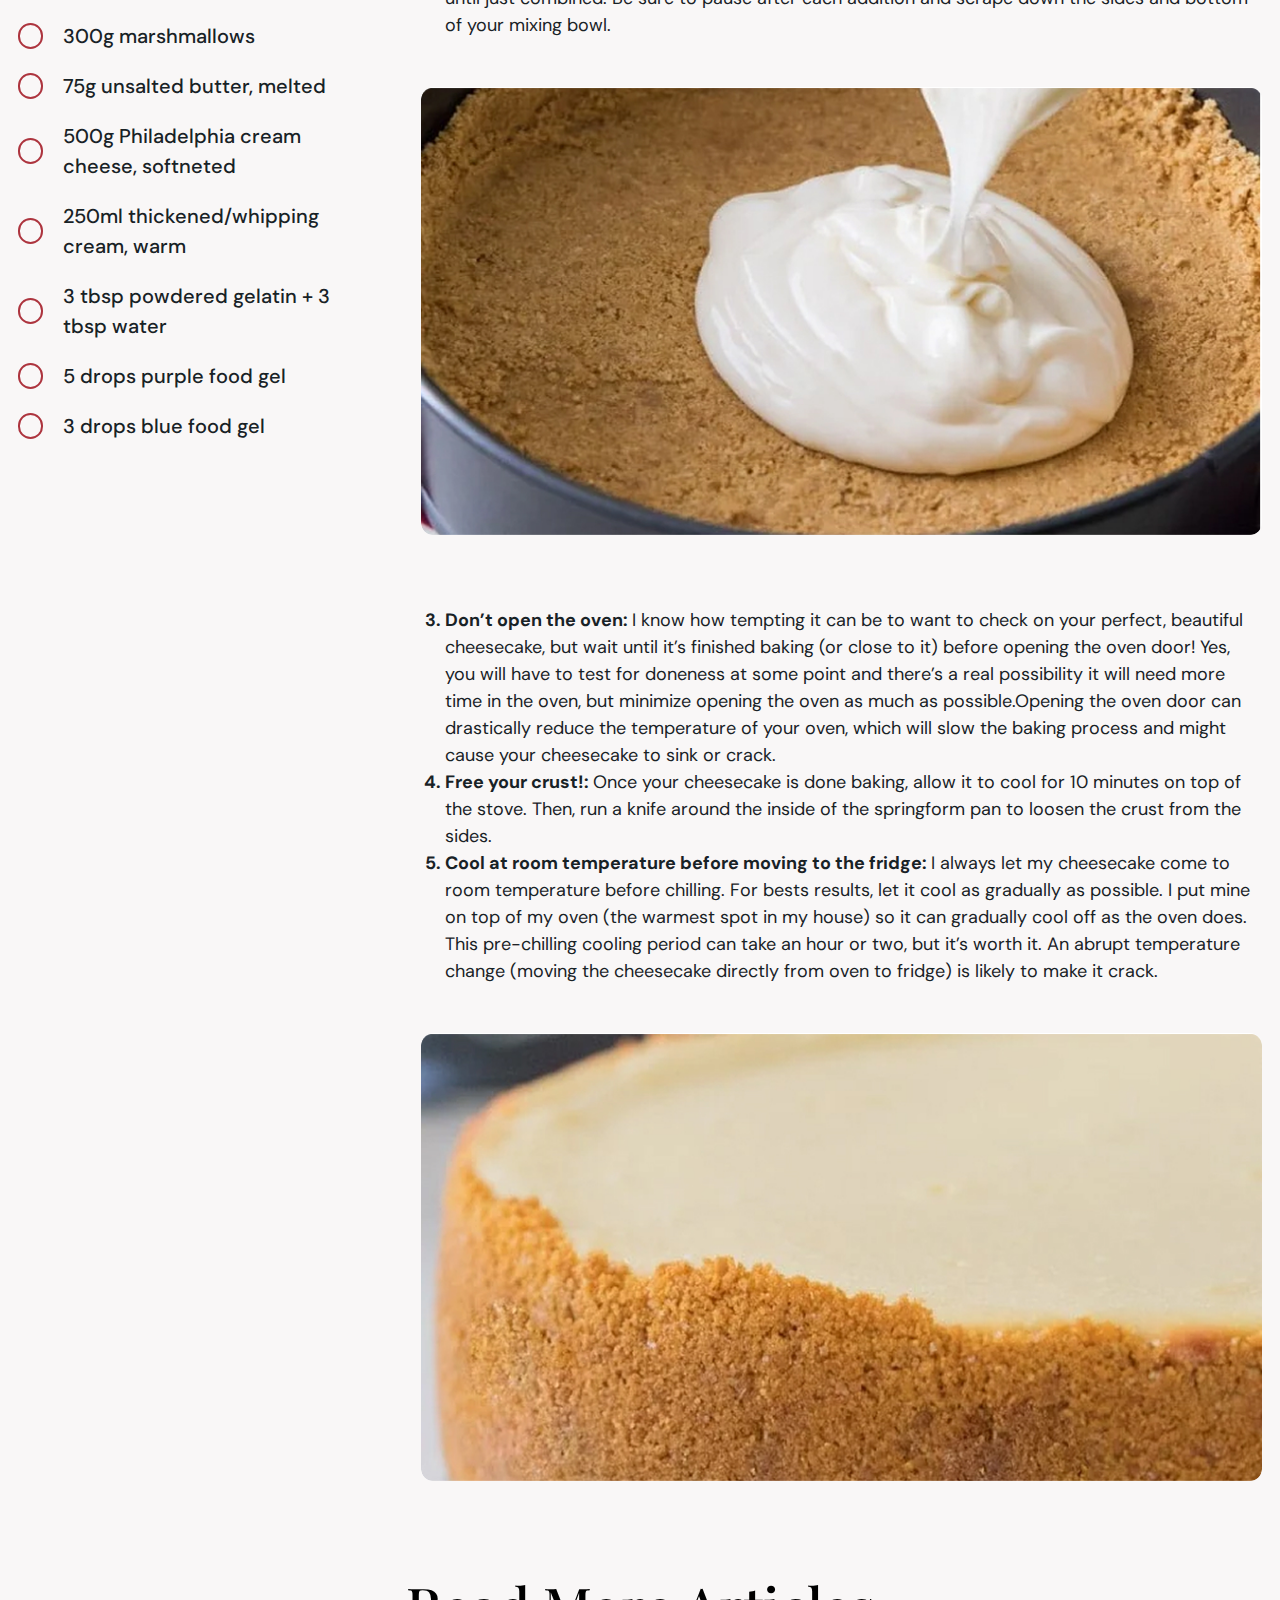
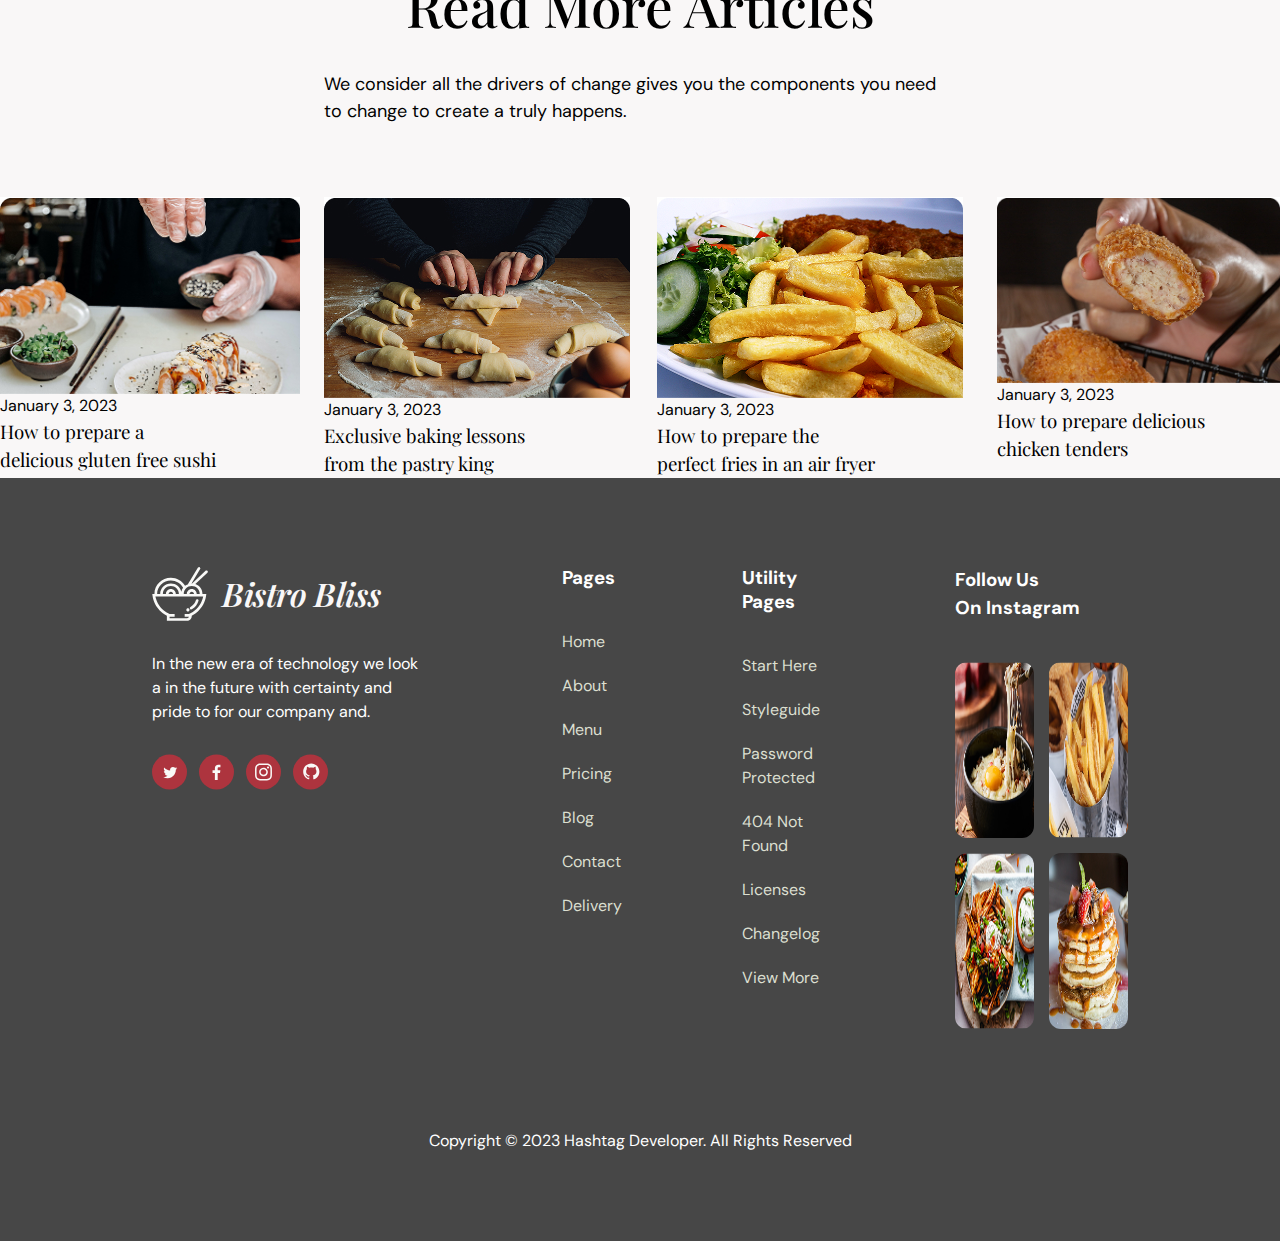
<file: blog-details.html>
<!DOCTYPE html>
<html lang="es">

<head>
  <!-- Codificación -->
  <meta charset="UTF-8" />
  <meta name="viewport" content="width=device-width, initial-scale=1.0" />
  <meta name="Alejandro García" content="Desarrollador">
  </meta>
  <meta name="keywords" content="HTML, CSS, WebPage, Bistro Bliss">
  </meta>
  <meta name="description" content="WebPage de aprendizaje de HTML y CSS">
  </meta>
  <meta name="generator" content="Visual Studio Code">
  </meta>
  <meta name="viewport" content="width=device-width, initial-scale=1.0" />
  <title>Blog Details</title>
  <!-- Importamos la hoja de estilos -->
  <link rel="stylesheet" href="css/style.css">
  <link rel="shortcut icon" href="img/japanese-food.ico" type="image/x-icon">
  <!-- Fuentes -->
  <link rel="preconnect" href="https://fonts.googleapis.com" />
  <link rel="preconnect" href="https://fonts.gstatic.com" crossorigin />
  <link
    href="https://fonts.googleapis.com/css2?family=DM+Sans:ital,opsz,wght@0,9..40,100..1000;1,9..40,100..1000&family=Playfair+Display:ital,wght@0,400..900;1,400..900&display=swap"
    rel="stylesheet" />
</head>

<body>

  <header class="header">
    <!-- Práctica para estilización de textos en responsive
    <style>
      h1 {
        font-size: clamp(0.875rem, -1.3125rem + 7vw, 2.625rem);
      }
    </style>-->
    <div class="bg-dark-grey">
      <nav class="top-bar container">
        <div class="top-bar-contact">
          <a href="tel:4148570107"><img src="img/phone.svg" alt="Icono del telefono" type="image/svg+xml" />(414) 857 -
            0107</a>
          <a href="mailto:yummy@bistrobliss"><img src="img/mail.svg" alt="Icono del email"
              type="image/svg+xml" />yummy@bistrobliss</a>
        </div>
        <nav class="top-bar-social">
          <ul class="top-bar-social-menu">
            <li>
              <a href="https://twitter.com/">
                <img src="img/twitter.svg" alt="">
              </a>
            </li>
            <li>
              <a href="https://www.facebook.com/">
                <img src="img/facebook.svg" alt="">
              </a>
            </li>
            <li>
              <a href="https://www.instagram.com/">
                <img src="img/instagram.svg" alt="">
              </a>
            </li>
            <li>
              <a href="https://github.com">
                <img src="img/github.svg" alt="">
              </a>
            </li>
          </ul>
        </nav>
      </nav>
    </div>
    <div class="main-menu container">
      <div class="logo">
        <img src="img/japanese-food.svg" alt="Logo del restaurante Bistro Bliss" class="logo" />
        <h1>Bistro Bliss</h1>
      </div>
      <nav class="menu">
        <ul class="menu-list">
          <li>
            <a href="index.html">Home</a>
          </li>
          <li>
            <a href="#">About</a>
          </li>
          <li>
            <a href="#">Pages</a>
          </li>
          <li>
            <a href="#">Service</a>
          </li>
          <li>
            <a href="#">Contact</a>
          </li>
        </ul>
      </nav>
      <button class="button">Book a table</button>
    </div>
  </header>

  <main class="main-recipe container">
    <h2 class="recipe-header-title">
      The secret tips & tricks to prepare a perfect strawberry cream cheescake
    </h2>
    <img class="recipe-header-img" src="img/cheescake.jpg" alt="Imagen de un cheesecake de fresas" type="image/jpg" />
    <section class="recipe-body">
      <div class="recipe-ingredients">
        <h3 class="recipe-ingredients-title">Ingredients</h3>
        <div class="recipe-ingredient">
          <p class="recipe-title title1">For the crust</p>
          <div class="recipe-checkbox">
            <input type="checkbox" checked />
            <label class="ingredients">400g graham crackers</label>
          </div>
          <div class="recipe-checkbox">
            <input type="checkbox" />
            <label class="ingredients">150g unsalted butters, melted</label>
          </div>
          <div class="recipe-checkbox">
            <input type="checkbox" />
            <label class="ingredients">Online Services Available</label>
          </div>
        </div>
        <div class="recipe-ingredient">
          <p class="recipe-title title2">For the cheesecake</p>
          <div class="recipe-checkbox">
            <input type="checkbox" />
            <label class="ingredients">300g marshmallows</label>
          </div>
          <div class="recipe-checkbox">
            <input type="checkbox" />
            <label class="ingredients">75g unsalted butter, melted</label>
          </div>
          <div class="recipe-checkbox">
            <input type="checkbox" />
            <label class="ingredients">500g Philadelphia cream cheese, softneted</label>
          </div>
          <div class="recipe-checkbox">
            <input type="checkbox" />
            <label class="ingredients">250ml thickened/whipping cream, warm</label>
          </div>
          <div class="recipe-checkbox">
            <input type="checkbox" />
            <label class="ingredients">3 tbsp powdered gelatin + 3 tbsp water</label>
          </div>
          <div class="recipe-checkbox">
            <input type="checkbox" />
            <label class="ingredients">5 drops purple food gel</label>
          </div>
          <div class="recipe-checkbox">
            <input type="checkbox" />
            <label class="ingredients">3 drops blue food gel</label>
          </div>
        </div>
      </div>
      <div class="recipe-instructions">
        <div class="text-group group-one">
          <h3 class="recipe-instructions-title">Instructions</h3>
          <p class="recipe-instructions-text">
            For a recipe with so few ingredients (cream cheese, eggs, sugar,
            sour cream, vanilla & salt), it took a lot longer than you might
            think to develop the perfect version. I’ve shared a few cheesecake
            variations in the past but getting a perfected classic version took
            lots of testing. Finally, here we are.
          </p>
          <ol type="1" class="recipe-instructions-steps">
            <li class="instruction-step">
              <a class="instruction-step-title">Use room temperature ingredients:
              </a>
              It’s important that your cream cheese comes to room temperature
              before you begin making your cheesecake. This will prevent any
              lumps and ensure a cheesecake with a smooth, creamy texture.
              However, to ensure that all of your ingredients blend together
              nicely and give you the desired result, they should all be at room
              temperature before you begin.
            </li>
            <li class="instruction-step">
              <a class="instruction-step-title">Take it easy on the eggs: </a>
              Over-beating your eggs is one of the quickest ways to ruin a
              cheesecake. Over-beating can ruin the texture and can cause
              cracks. To prevent this, lightly scramble each egg before adding
              it into your batter. Keep your mixer on low speed and stir
              until just combined. Be sure to pause after each addition and
              scrape down the sides and bottom of your mixing bowl.
            </li>
          </ol>
        </div>
        <img class="instruction-step-img" src="img/recipe-step1.jpg"
          alt="Imagen de la preparación de la receta donde se vierte la masa en la base" type="image/jpg" />
        <div class="text-group group-two">
          <ol type="1" class="recipe-instructions-steps" start="3">
            <li class="instruction-step">
              <a class="intruction-step-title">Don’t open the oven: </a>
              I know how tempting it can be to want to check on your perfect,
              beautiful cheesecake, but wait until it’s finished baking (or
              close to it) before opening the oven door! Yes, you will have to
              test for doneness at some point and there’s a real possibility it
              will need more time in the oven, but minimize opening the oven as
              much as possible.Opening the oven door can drastically reduce the
              temperature of your oven, which will slow the baking process and
              might cause your cheesecake to sink or crack.
            </li>
            <li class="instruction-step">
              <a class="intruction-step-title">Free your crust!: </a>
              Once your cheesecake is done baking, allow it to cool for 10
              minutes on top of the stove. Then, run a knife around the inside
              of the springform pan to loosen the crust from the sides.
            </li>
            <li class="instruction-step">
              <a class="intruction-step-title">Cool at room temperature before moving to the fridge:
              </a>
              I always let my cheesecake come to room temperature before
              chilling. For bests results, let it cool as gradually as possible.
              I put mine on top of my oven (the warmest spot in my house) so it
              can gradually cool off as the oven does. This pre-chilling cooling
              period can take an hour or two, but it’s worth it. An abrupt
              temperature change (moving the cheesecake directly from oven to
              fridge) is likely to make it crack.
            </li>
          </ol>
        </div>
        <img class="instruction-step-img" src="img/recipe-step2.jpg"
          alt="Imagen de la preparación de la receta donde se ve la masa entera con el relleno" type="image/jpg" />
      </div>
    </section>
    <section class="more-articles">
      <h3 class="more-articles-title">Read More Articles</h3>
      <p class="more-articles-text">
        We consider all the drivers of change gives you the components you
        need to change to create a truly happens.
      </p>
      <div class="more-articles-list">
        <article class="articles-card">
          <img class="article-card-img" src="img/article1.jpg" alt="Imagen donde se está preparando un plato de sushi"
            type="image/jpeg" />
          <div class="article-card-text">
            <time datetime="" class="article-card-date">January 3, 2023</time>
            <h3 class="article-card-title">
              How to prepare a delicious gluten free sushi
            </h3>
          </div>
        </article>
        <article class="articles-card">
          <img class="article-card-img" src="img/article2.jpg" alt="Imagen donde se están preparando unos postres"
            type="image/jpeg" />
          <div class="article-card-text">
            <time datetime="" class="article-card-date">January 3, 2023</time>
            <h3 class="article-card-title">
              Exclusive baking lessons from the pastry king
            </h3>
          </div>
        </article>
        <article class="articles-card">
          <img class="article-card-img" src="img/article3.jpg"
            alt="Imagen de un plato de comida con patatas fritas en airfryer" type="image/jpeg" />
          <div class="article-card-text">
            <time datetime="" class="article-card-date">January 3, 2023</time>
            <h3 class="article-card-title">
              How to prepare the perfect fries in an air fryer
            </h3>
          </div>
        </article>
        <article class="articles-card">
          <img class="article-card-img" src="img/article4.jpg"
            alt="Imagen de unos nuggets de pollo abiertos por la mitad" type="image/jpeg" />
          <div class="article-card-text">
            <time datetime="" class="article-card-date">January 3, 2023</time>
            <h3 class="article-card-title">
              How to prepare delicious chicken tenders
            </h3>
          </div>
        </article>
      </div>
    </section>
  </main>

  <footer>
    <div class="bg-dark-grey">
      <div class="footer container">
        <div class="footer-info">
          <div class="footer-info-company">
            <div class="logo">
              <svg xmlns="http://www.w3.org/2000/svg" width="56" height="56" viewBox="0 0 56 56" fill="none">
                <path
                  d="M47.6695 1.30371C47.3609 1.12568 46.9931 1.07495 46.6466 1.16262C46.3 1.25029 46.0029 1.46922 45.8203 1.77151L36.1489 17.8629C36.0993 17.9464 36.0593 18.035 36.0295 18.1271C34.9474 18.5211 33.9374 19.0846 33.0387 19.7958C30.1083 14.9062 24.7391 11.8274 18.8732 11.8274C9.82213 11.8274 2.45967 19.0482 2.43444 27.9316H0.300903L0.491673 29.4238C1.60183 38.0969 7.04798 45.6724 14.8787 49.6614V54.7825H35.0843C37.6455 54.7825 39.7292 52.7342 39.7292 50.2181V49.662C47.5624 45.6712 53.0061 38.0957 54.1187 29.4238L54.3095 27.9304H50.4566C50.4387 23.3962 47.4781 19.5413 43.36 18.086L55.4264 6.68162C55.9631 6.17453 55.9803 5.33442 55.4621 4.80739C55.3394 4.68191 55.1926 4.58142 55.0303 4.51166C54.868 4.44189 54.6932 4.40422 54.5161 4.4008C54.3389 4.39738 54.1628 4.42827 53.9978 4.4917C53.8328 4.55514 53.6821 4.64988 53.5544 4.77052L40.1132 17.4761C39.9926 17.4713 39.8726 17.458 39.7501 17.458C39.6726 17.458 39.5981 17.4689 39.5218 17.4701L48.1458 3.11992C48.236 2.96995 48.2952 2.80401 48.3201 2.63157C48.3449 2.45913 48.3349 2.28357 48.2907 2.11491C48.2465 1.94626 48.1689 1.78781 48.0623 1.64863C47.9557 1.50944 47.8222 1.39223 47.6695 1.30371ZM18.8726 14.4801C24.04 14.4801 28.7501 17.3371 31.0929 21.8133C30.2388 22.967 29.6332 24.2797 29.3132 25.6711C28.2394 20.9762 23.9698 17.4568 18.8726 17.4568C12.9852 17.4568 8.19567 22.1517 8.17044 27.931H5.13537C5.15998 20.5108 11.3114 14.4801 18.8726 14.4801ZM18.8726 23.0934C16.1464 23.0934 13.928 25.2601 13.9027 27.931H10.872C10.8972 23.6144 14.4744 20.1101 18.8726 20.1101C23.272 20.1101 26.8529 23.6144 26.8757 27.931H23.8412C23.8172 25.2601 21.5987 23.0934 18.8726 23.0934ZM21.1384 27.9316H16.6067C16.6188 27.3485 16.8628 26.7933 17.2866 26.3848C17.7103 25.9763 18.2801 25.7471 18.8738 25.7461C19.4673 25.7472 20.0367 25.9766 20.46 26.3852C20.8833 26.7937 21.1269 27.3488 21.1384 27.9316ZM51.1975 30.5843C49.6966 38.2927 44.3741 44.8643 36.9975 48.012H32.6744V50.6653H36.9686C36.8675 51.0816 36.6267 51.4524 36.2851 51.718C35.9434 51.9837 35.5207 52.1287 35.0849 52.1298H17.5803V50.6653H22.6443V48.012H17.6129C10.2363 44.8661 4.91321 38.2927 3.41106 30.5843H51.1975ZM37.4849 27.9316C37.4968 27.3488 37.7405 26.7938 38.1639 26.3853C38.5873 25.9768 39.1567 25.7474 39.7501 25.7461C40.3441 25.7466 40.9143 25.9757 41.3383 26.3842C41.7624 26.7928 42.0065 27.3483 42.0184 27.9316H37.4849ZM39.7501 20.1107C44.1514 20.1107 47.7335 23.615 47.7569 27.9316H44.7206C44.696 25.2607 42.4769 23.094 39.7501 23.094C37.024 23.094 34.8074 25.2607 34.7827 27.9316H31.7495C31.7741 23.615 35.3514 20.1107 39.7501 20.1107Z"
                  fill="#F9F9F7" />
                <path
                  d="M39.1742 43.4137C39.3902 43.4137 39.6086 43.3635 39.8098 43.2565C41.4592 42.3894 42.9066 41.1944 44.0599 39.7477C45.2131 38.301 46.047 36.6342 46.5083 34.8536C46.5525 34.6846 46.5623 34.5086 46.5371 34.3358C46.5119 34.163 46.4522 33.9968 46.3615 33.8468C46.2708 33.6967 46.1507 33.5657 46.0083 33.4612C45.8659 33.3568 45.704 33.281 45.5317 33.2382C45.3594 33.1954 45.1802 33.1865 45.0043 33.2118C44.8285 33.2372 44.6595 33.2964 44.507 33.3861C44.3546 33.4757 44.2216 33.5941 44.1158 33.7343C44.01 33.8745 43.9334 34.0339 43.8905 34.2033C43.5222 35.6264 42.8561 36.9586 41.9346 38.1149C41.0131 39.2712 39.8565 40.2263 38.5385 40.9193C38.2727 41.0583 38.0618 41.2805 37.9396 41.5508C37.8173 41.821 37.7906 42.1237 37.8637 42.4105C37.9368 42.6974 38.1055 42.952 38.343 43.1338C38.5805 43.3156 38.8731 43.4141 39.1742 43.4137Z"
                  fill="#F9F9F7" />
                <path
                  d="M35.9059 45.5061C36.7902 45.5061 37.5071 44.802 37.5071 43.9335C37.5071 43.0649 36.7902 42.3608 35.9059 42.3608C35.0215 42.3608 34.3046 43.0649 34.3046 43.9335C34.3046 44.802 35.0215 45.5061 35.9059 45.5061Z"
                  fill="#F9F9F7" />
              </svg>
              <h1>Bistro Bliss</h1>
            </div>
            <p class="footer-info-company-desc">In the new era of technology we look a in the future with certainty and
              pride to for our company and.</p>
            <nav class="footer-social">
              <ul class="footer-social-menu">
                <li>
                  <a href="https://twitter.com/">
                    <svg xmlns="http://www.w3.org/2000/svg" width="35" height="36" viewBox="0 0 35 36" fill="none">
                      <circle cx="17.5" cy="18" r="17.5" fill="#AD343E" />
                      <path
                        d="M25.2487 14.2333C24.7249 14.4661 24.172 14.6116 23.59 14.6989C24.172 14.3497 24.6376 13.7968 24.8413 13.1275C24.2884 13.4476 23.6773 13.6804 23.0081 13.8259C22.4843 13.273 21.7277 12.9238 20.9129 12.9238C19.3416 12.9238 18.0613 14.2042 18.0613 15.7755C18.0613 16.0083 18.0904 16.212 18.1486 16.4157C15.7916 16.2993 13.6673 15.1644 12.2415 13.4185C12.0087 13.855 11.8632 14.3206 11.8632 14.8443C11.8632 15.8337 12.3579 16.7067 13.1436 17.2304C12.678 17.2013 12.2415 17.085 11.8341 16.8813V16.9104C11.8341 18.3071 12.8235 19.471 14.1329 19.7329C13.9001 19.7911 13.6383 19.8202 13.3764 19.8202C13.2018 19.8202 12.9981 19.7911 12.8235 19.762C13.2018 20.8969 14.2493 21.7408 15.5006 21.7408C14.5112 22.4973 13.2891 22.9629 11.9505 22.9629C11.7177 22.9629 11.4849 22.9629 11.2812 22.9338C12.5616 23.7486 14.0456 24.2141 15.6752 24.2141C20.942 24.2141 23.8228 19.8493 23.8228 16.0665C23.8228 15.9501 23.8228 15.8046 23.8228 15.6882C24.3757 15.3099 24.8704 14.8152 25.2487 14.2333Z"
                        fill="#F9F9F7" />
                    </svg>
                  </a>
                </li>
                <li>
                  <a href="https://www.facebook.com/">
                    <svg xmlns="http://www.w3.org/2000/svg" width="35" height="36" viewBox="0 0 35 36" fill="none">
                      <circle cx="17.5" cy="18" r="17.5" fill="#AD343E" />
                      <path
                        d="M15.883 25.8846V18.9427H13.5469V16.2373H15.883V14.2421C15.883 11.9268 17.2971 10.666 19.3626 10.666C20.352 10.666 21.2023 10.7397 21.4501 10.7726V13.1923L20.0176 13.1929C18.8943 13.1929 18.6768 13.7267 18.6768 14.51V16.2373H21.3558L21.007 18.9427H18.6768V25.8846H15.883Z"
                        fill="#F9F9F7" />
                    </svg>
                  </a>
                </li>
                <li>
                  <a href="https://www.instagram.com/">
                    <svg xmlns="http://www.w3.org/2000/svg" width="35" height="36" viewBox="0 0 35 36" fill="none">
                      <circle cx="17.5" cy="18" r="17.5" fill="#AD343E" />
                      <path
                        d="M17.499 11.0639C19.7599 11.0639 20.0276 11.0724 20.9208 11.1131C21.4578 11.1197 21.9897 11.2183 22.4933 11.4046C22.8586 11.5455 23.1903 11.7613 23.4671 12.0381C23.744 12.3149 23.9597 12.6466 24.1006 13.0119C24.287 13.5156 24.3856 14.0475 24.3921 14.5845C24.4325 15.4776 24.4413 15.7453 24.4413 18.0062C24.4413 20.2671 24.4329 20.5349 24.3921 21.428C24.3856 21.965 24.287 22.4969 24.1006 23.0006C23.9597 23.3658 23.744 23.6976 23.4671 23.9744C23.1903 24.2512 22.8586 24.467 22.4933 24.6078C21.9897 24.7942 21.4578 24.8928 20.9208 24.8994C20.028 24.9397 19.7603 24.9486 17.499 24.9486C15.2377 24.9486 14.97 24.9401 14.0772 24.8994C13.5402 24.8928 13.0083 24.7942 12.5046 24.6078C12.1394 24.467 11.8077 24.2512 11.5308 23.9744C11.254 23.6976 11.0382 23.3658 10.8974 23.0006C10.711 22.4969 10.6124 21.965 10.6058 21.428C10.5655 20.5349 10.5567 20.2671 10.5567 18.0062C10.5567 15.7453 10.5651 15.4776 10.6058 14.5845C10.6124 14.0475 10.711 13.5156 10.8974 13.0119C11.0382 12.6466 11.254 12.3149 11.5308 12.0381C11.8077 11.7613 12.1394 11.5455 12.5046 11.4046C13.0083 11.2183 13.5402 11.1197 14.0772 11.1131C14.9704 11.0728 15.2381 11.0639 17.499 11.0639ZM17.499 9.53809C15.2006 9.53809 14.9111 9.54776 14.0079 9.58889C13.3051 9.60287 12.6097 9.73594 11.9514 9.98244C11.3867 10.1952 10.8752 10.5286 10.4526 10.9595C10.0214 11.3822 9.6877 11.894 9.4748 12.4591C9.2283 13.1174 9.09523 13.8127 9.08125 14.5155C9.04093 15.4179 9.03125 15.7074 9.03125 18.0058C9.03125 20.3042 9.04093 20.5937 9.08206 21.497C9.09604 22.1998 9.22911 22.8951 9.4756 23.5534C9.68827 24.1184 10.0217 24.6302 10.4526 25.053C10.8754 25.4839 11.3872 25.8174 11.9522 26.03C12.6105 26.2765 13.3059 26.4096 14.0087 26.4236C14.9119 26.4639 15.2002 26.4744 17.4998 26.4744C19.7994 26.4744 20.0877 26.4647 20.9909 26.4236C21.6937 26.4096 22.3891 26.2765 23.0474 26.03C23.6097 25.8121 24.1204 25.4791 24.5467 25.0525C24.973 24.6259 25.3056 24.1151 25.5232 23.5526C25.7697 22.8943 25.9028 22.199 25.9167 21.4962C25.9571 20.5937 25.9667 20.3042 25.9667 18.0058C25.9667 15.7074 25.9571 15.4179 25.9159 14.5147C25.9019 13.8119 25.7689 13.1166 25.5224 12.4582C25.3097 11.8932 24.9763 11.3815 24.5454 10.9587C24.1225 10.5277 23.6108 10.1943 23.0458 9.98163C22.3875 9.73513 21.6921 9.60206 20.9893 9.58809C20.0869 9.54776 19.7974 9.53809 17.499 9.53809Z"
                        fill="#F9F9F7" />
                      <path
                        d="M17.4968 13.6621C16.6368 13.6621 15.7961 13.9171 15.081 14.3949C14.3659 14.8728 13.8086 15.5519 13.4794 16.3464C13.1503 17.141 13.0642 18.0153 13.232 18.8588C13.3998 19.7023 13.8139 20.4771 14.4221 21.0853C15.0302 21.6934 15.805 22.1075 16.6485 22.2753C17.492 22.4431 18.3663 22.357 19.1609 22.0279C19.9554 21.6988 20.6346 21.1414 21.1124 20.4263C21.5902 19.7112 21.8452 18.8705 21.8452 18.0105C21.8452 16.8572 21.3871 15.7512 20.5716 14.9357C19.7561 14.1202 18.6501 13.6621 17.4968 13.6621ZM17.4968 20.8331C16.9386 20.8331 16.3929 20.6675 15.9287 20.3574C15.4645 20.0472 15.1027 19.6064 14.8891 19.0907C14.6755 18.5749 14.6196 18.0074 14.7285 17.4598C14.8374 16.9123 15.1062 16.4094 15.501 16.0146C15.8957 15.6199 16.3986 15.3511 16.9462 15.2422C17.4937 15.1332 18.0612 15.1891 18.577 15.4028C19.0927 15.6164 19.5336 15.9782 19.8437 16.4424C20.1539 16.9065 20.3194 17.4522 20.3194 18.0105C20.3194 18.7591 20.022 19.477 19.4927 20.0064C18.9634 20.5357 18.2454 20.8331 17.4968 20.8331Z"
                        fill="#F9F9F7" />
                      <path
                        d="M22.0318 14.5039C22.5929 14.5039 23.0479 14.049 23.0479 13.4878C23.0479 12.9266 22.5929 12.4717 22.0318 12.4717C21.4706 12.4717 21.0156 12.9266 21.0156 13.4878C21.0156 14.049 21.4706 14.5039 22.0318 14.5039Z"
                        fill="#F9F9F7" />
                    </svg>
                  </a>
                </li>
                <li>
                  <a href="https://github.com">
                    <svg xmlns="http://www.w3.org/2000/svg" width="35" height="36" viewBox="0 0 35 36" fill="none">
                      <circle cx="17.5" cy="18" r="17.5" fill="#AD343E" />
                      <path fill-rule="evenodd" clip-rule="evenodd"
                        d="M18.2796 9.53809C13.7909 9.53809 10.1797 13.1493 10.1797 17.638C10.1797 21.2154 12.5084 24.2528 15.7146 25.3328C16.1196 25.4003 16.2546 25.1641 16.2546 24.9278C16.2546 24.7253 16.2546 24.2191 16.2546 23.5441C13.9934 24.0504 13.5209 22.4641 13.5209 22.4641C13.1496 21.5191 12.6096 21.2829 12.6096 21.2829C11.8672 20.7767 12.6771 20.7767 12.6771 20.7767C13.4871 20.8442 13.9259 21.6204 13.9259 21.6204C14.6346 22.8691 15.8158 22.4979 16.2883 22.2954C16.3558 21.7554 16.5583 21.4179 16.7946 21.2154C15.0059 21.0129 13.1159 20.3042 13.1159 17.1992C13.1159 16.3217 13.4196 15.5792 13.9596 15.0392C13.8921 14.8367 13.5884 14.0268 14.0271 12.8793C14.0271 12.8793 14.7021 12.6768 16.2546 13.723C16.8958 13.5543 17.6046 13.453 18.2796 13.453C18.9545 13.453 19.6633 13.5543 20.3045 13.723C21.857 12.6768 22.532 12.8793 22.532 12.8793C22.9707 13.993 22.7007 14.803 22.5995 15.0392C23.1057 15.613 23.4432 16.3217 23.4432 17.1992C23.4432 20.3042 21.5533 20.9791 19.7308 21.1816C20.0345 21.4179 20.2708 21.9241 20.2708 22.6666C20.2708 23.7466 20.2708 24.6241 20.2708 24.8941C20.2708 25.0966 20.4058 25.3666 20.8445 25.2991C24.0507 24.2528 26.3794 21.2154 26.3794 17.638C26.3794 13.1493 22.7682 9.53809 18.2796 9.53809Z"
                        fill="#F9F9F7" />
                    </svg>
                  </a>
                </li>
              </ul>
            </nav>
          </div>
          <div class="footer-info-links">
            <div class="footer-info-pages">
              <h3 class="footer-info-pages-title">Pages</h3>
              <ul class="footer-info-pages-menu">
                <li class="footer-info-pages-item">Home</li>
                <li class="footer-info-pages-item">About</li>
                <li class="footer-info-pages-item">Menu</li>
                <li class="footer-info-pages-item">Pricing</li>
                <li class="footer-info-pages-item">Blog</li>
                <li class="footer-info-pages-item">Contact</li>
                <li class="footer-info-pages-item">Delivery</li>
              </ul>
            </div>
            <div class="footer-info-utility">
              <h3 class="footer-info-utility-title">Utility Pages</h3>
              <ul class="footer-info-utility-menu">
                <li class="footer-info-utility-menu-item">Start Here</li>
                <li class="footer-info-utility-menu-item">Styleguide</li>
                <li class="footer-info-utility-menu-item">Password Protected</li>
                <li class="footer-info-utility-menu-item">404 Not Found</li>
                <li class="footer-info-utility-menu-item">Licenses</li>
                <li class="footer-info-utility-menu-item">Changelog</li>
                <li class="footer-info-utility-menu-item">View More</li>
              </ul>
            </div>
          </div>
          <div class="footer-info-instagram">
            <h3 class="footer-info-instagram-title">Follow Us On Instagram</h3>
            <div class="footer-info-instagram-grid">
              <img class="footer-info-instagram-img" src="img/insta1.jpg" alt="Primera imagen de Instagram">
              <img class="footer-info-instagram-img" src="img/insta2.jpg" alt="Segunda imagen de Instagram">
              <img class="footer-info-instagram-img" src="img/insta3.jpg" alt="Tercera imagen de Instagram">
              <img class="footer-info-instagram-img" src="img/insta4.jpg" alt="Cuarta imagen de Instagram">
            </div>
          </div>
        </div>
        <p class="footer-copyright">Copyright © 2023 Hashtag Developer. All Rights Reserved</p>
      </div>
    </div>
  </footer>

</body>

</html>
</file>
<file: css/style.css>
/** 
 * Reset Styles 
 */
@import "./generic/reset.css";

/**
 * Base Styles
 */
 @import "./generic/layout.css";
 @import "./settings/vars.css";
 @import "./components/buttons.css";
 @import "./elements/header.css";
 @import "./elements/footer.css";

/**
 * WebPage Index Styles
 */
@import "./elements/hero-banner.css";
@import "./elements/our-menu.css";
@import "./elements/about-us.css";
@import "./elements/services.css";
@import "./elements/food-delivery.css";
@import "./elements/opinions.css";
@import "./elements/blog.css";


/**
 * WebPage Recipe Styles
*/

@import "./elements/recipe.css";
@import "./elements/recipe-header.css";
@import "./elements/recipe-ingredients.css";
@import "./elements/recipe-instructions.css";
@import "./elements/recipe-adds.css";
</file>
